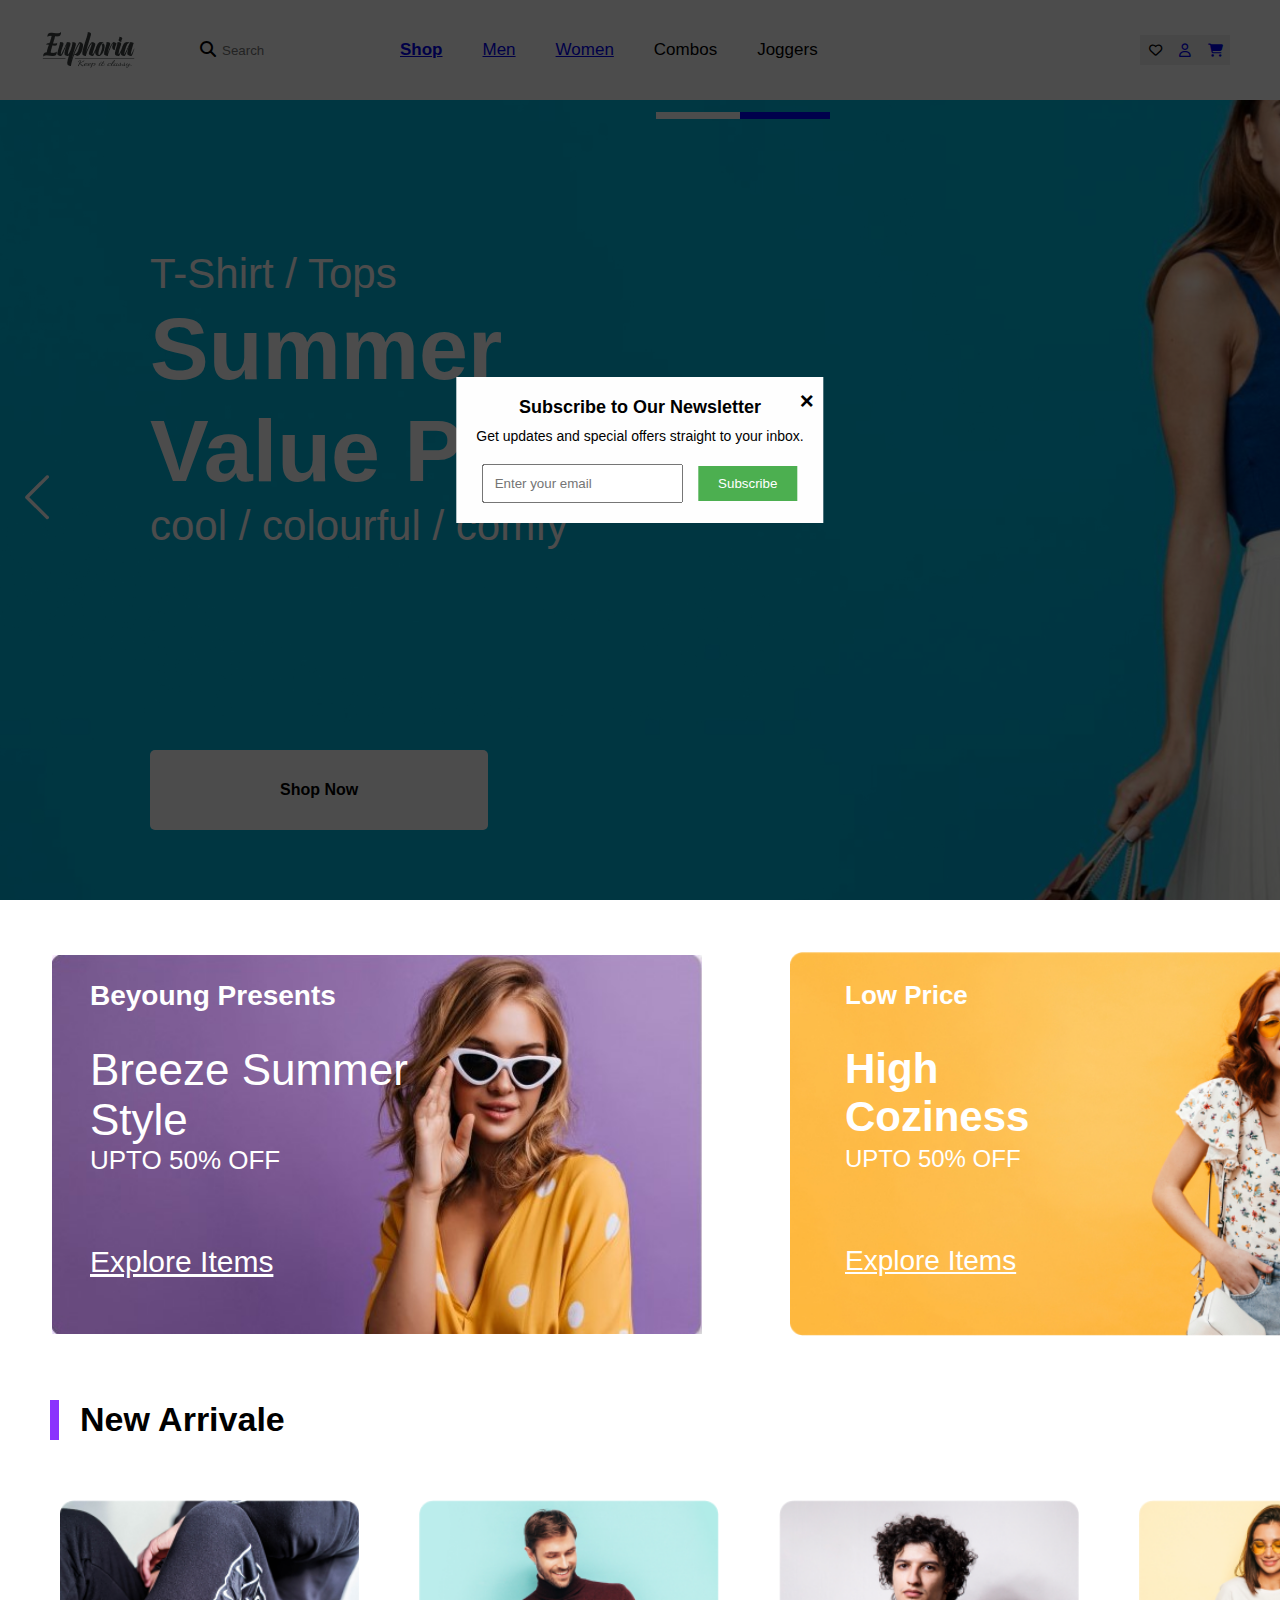
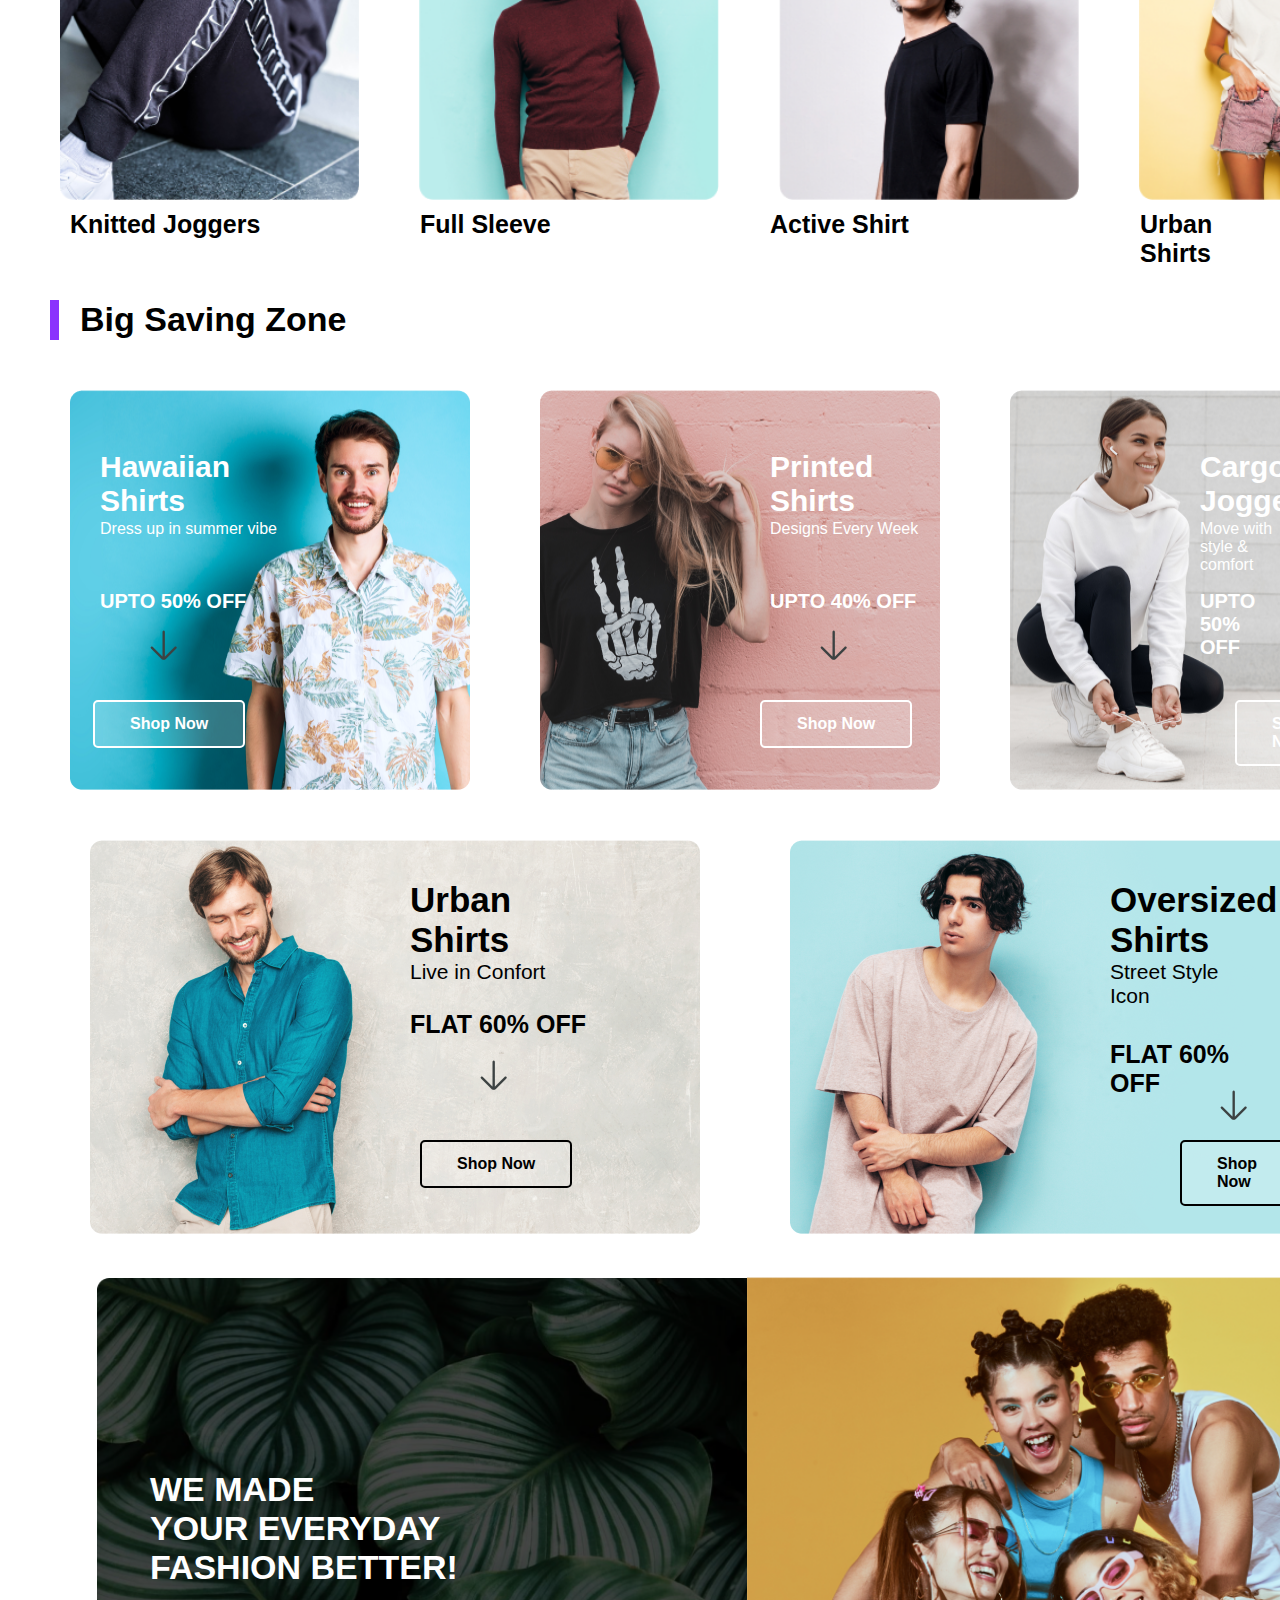
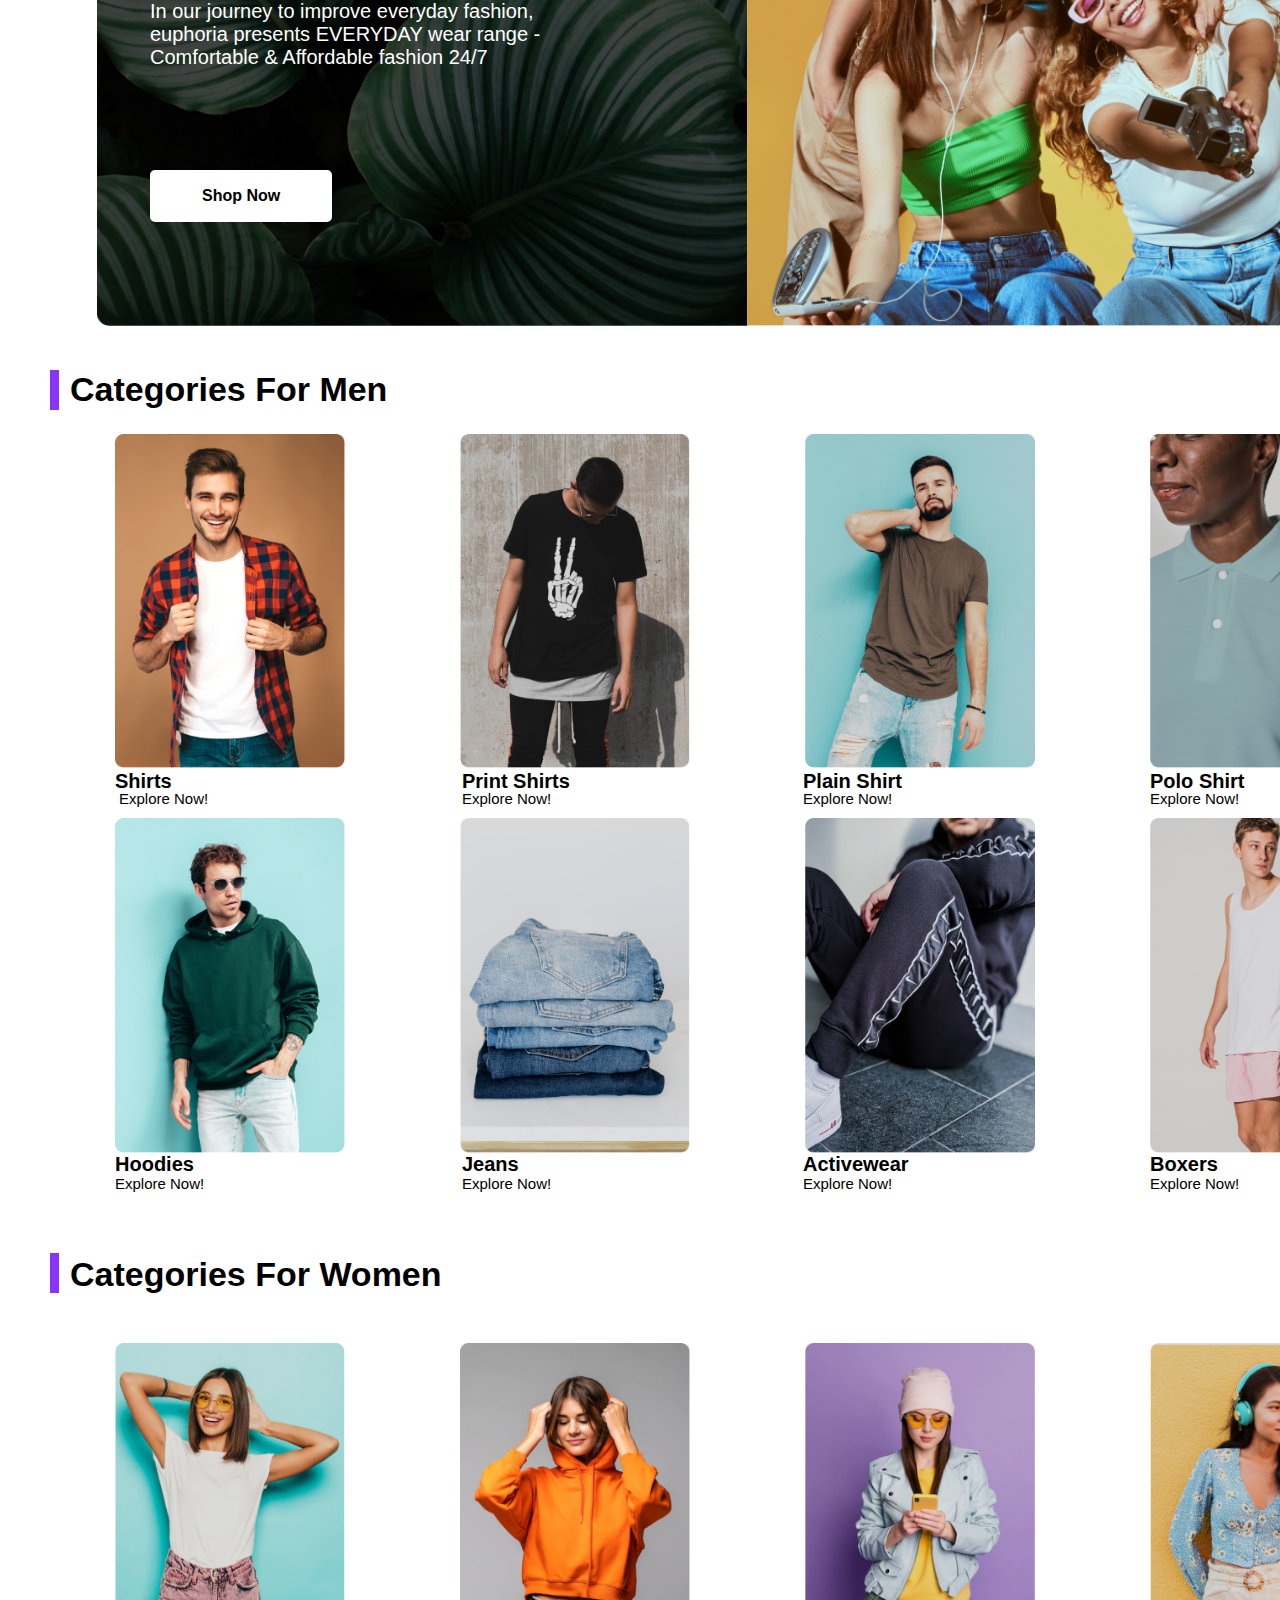
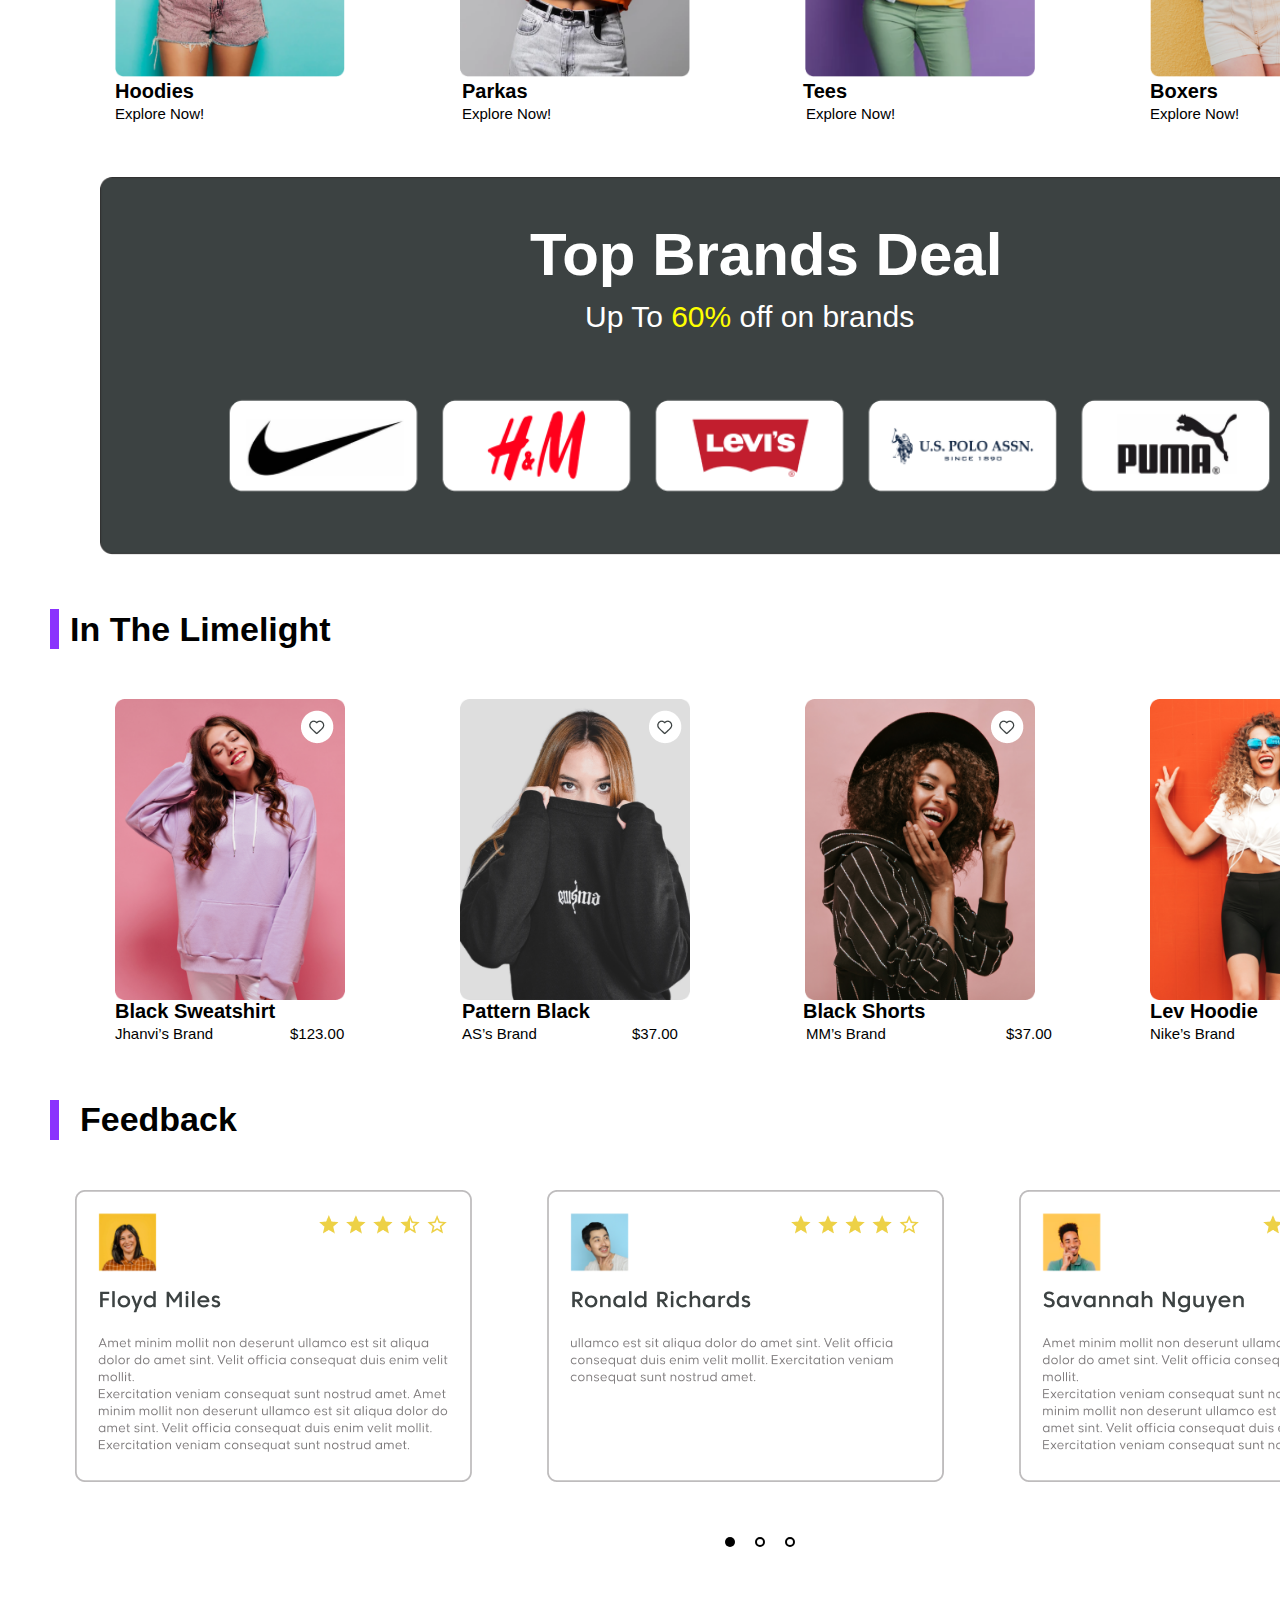
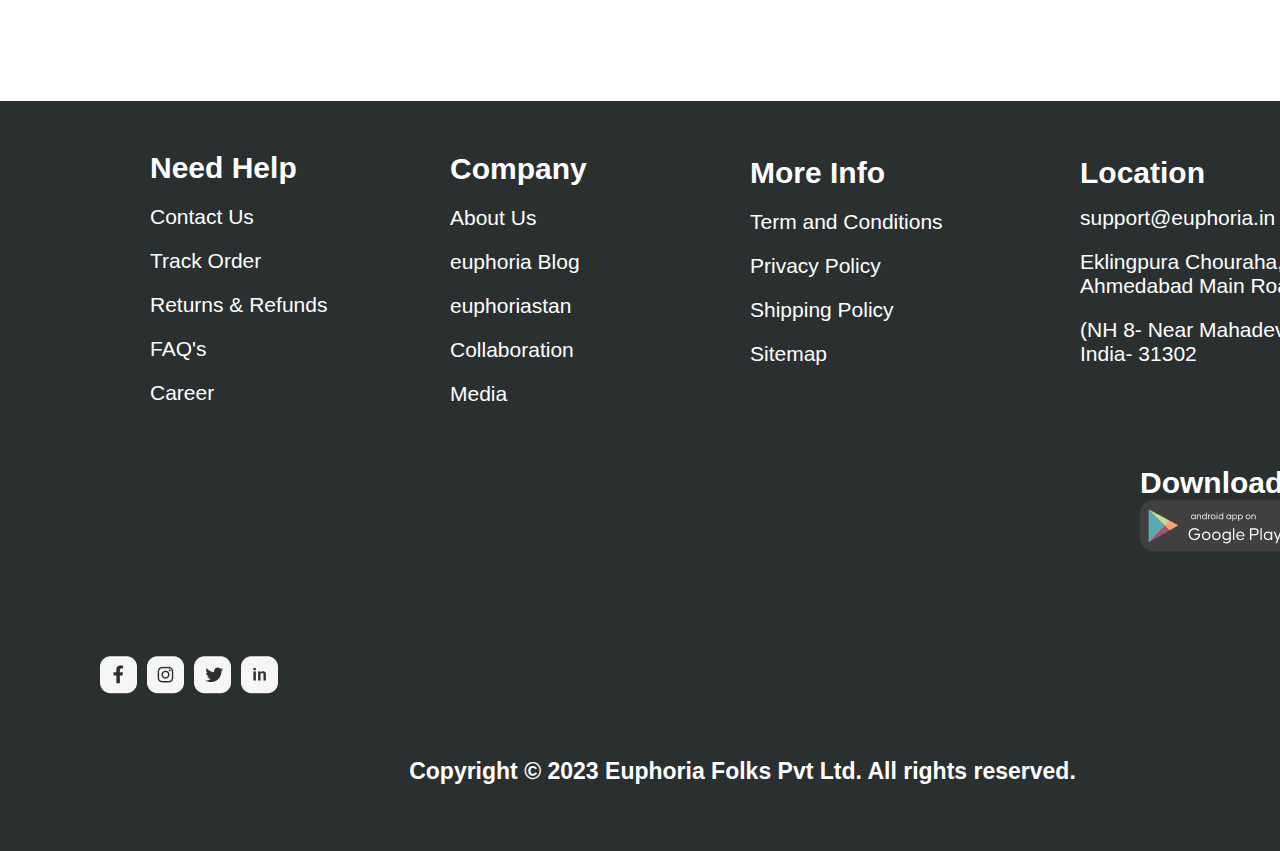
<file: index.html>
<!DOCTYPE html>
<head>
    <meta charset="UTF-8">
    <meta name="viewport" content="width=device-width, initial-scale=1.0">
    <title>Sukhoverkhov Main</title>
    <link rel="stylesheet" href="https://cdnjs.cloudflare.com/ajax/libs/font-awesome/6.4.2/css/all.min.css">
    <link rel="stylesheet" type="text/css" href="mobilefirst.css">
	<meta name="google-site-verification" content="pLfK0TShkLqxjuHMv8Cvg5JDzH_-q51HiyIwwWMxC0c" />
</head>
<body>
    <header class="header">
        <div class="content-wrap">
            <nav class="header-menu">
                <div class="logo">
                    <img src="images/taskbar.png" class="eup">
                </div>

                <div class="search-container">
                    <i class="fa-solid fa-magnifying-glass"></i>
                    <input type="text" placeholder="Search">
                </div>

                <div class="button-container">
                    <button class="favorite-button"><i class="fa-regular fa-heart"></i></button>
                    <button class="profile-button"><a href="log-in_page.html"><i class="fa-regular fa-user"></i></a></button>
                    <button class="cart-button"><a href="cart_page.html"><i class="fa-solid fa-cart-shopping"></i></a></button>
                </div>

                <div class="main-menu">
                    <div id='menuIcons' class="main-menu_icons">
                        <i id='iconOpen' class="fa-solid fa-bars"></i>
                        <i id='iconClose' class="fa-solid fa-xmark hide"></i>
                    </div>
                    <ul id='mainMenu' class="menu-list hide">
                        <li><a href="index.html">Shop</a></li>
                        <li><a href="404.html">Men</a></li>
                        <li><a href="women_page.html">Women</a></li>
                        <li>Combos</li>
                        <li>Joggers</li>
                    </ul>
                </div>
            </nav>
        </div>
    </header>
	
	<div class="lighblue-lady">
		<div class="arrows">
			<img src="images/arrowleft.png" class="left-arrow">
			
			<div class="right-arrow-container">
			<img src="images/arrowright.png" class="right-arrow">
			</div>
		</div>
		
		<div class="Shop-Now">
			<a href="#" class="shop-now-button">Shop Now</a>
		</div>
		
		<div class="LadyText">
			<div class="lady-text-1">
				T-Shirt / Tops
			</div>
			<div class="lady-text-2">
				Summer<br> Value Pack
			</div>
			<div class="lady-text-3">
				cool / colourful / comfy
			</div>
		</div>
			<div class="progress-bars">
            <div class="progress-bar active"></div>
            <div class="progress-bar"></div>	
        </div>
	</div>
	
	
	<div class="deals">
		<div class="yellow">
			<img src="images/deal_yellow.jpg" class="deal-yellow">
			<div class="y-text-1">Low Price</div>
			<div class="y-text-2">High<br>Coziness</div>
			<div class="y-text-3">UPTO 50% OFF</div>
			<div class="y-text-4">Explore Items</div>
		</div>

		<div class="purple">
			<img src="images/deal_purple.jpg" class="deal-purple">
			<div class="p-text-1">Beyoung Presents</div>
			<div class="p-text-2">Breeze Summer<br>Style</div>
			<div class="p-text-3">UPTO 50% OFF</div>
			<div class="p-text-4">Explore Items</div>
		</div>
	</div>
	
	<div class="New-Arrivale">
		<div class="new-ar-rectangle"></div>
		<div class="new-ar-rectangle-text">New Arrivale</div>
		<div class = "new-ar-images">
			<img src="images/new-arrival_1.png" class="new-ar-photo-1">
			<div class = "new-ar-text-1"> Knitted Joggers </div>
			<img src="images/new-arrival_2.png" class="new-ar-photo-2">
			<div class = "new-ar-text-2"> Full Sleeve </div>
			<img src="images/new-arrival_3.png" class="new-ar-photo-3">
			<div class = "new-ar-text-3"> Active Shirt </div>
			<img src="images/new-arrival_4.png" class="new-ar-photo-4">
			<div class = "new-ar-text-4"> Urban Shirts </div>
		</div>	
	</div>
	
	<img src="images/arrow-down.png" class="img-arrow-1"> 
	<img src="images/arrow-down.png" class="img-arrow-2"> 
	<img src="images/arrow-down.png" class="img-arrow-3"> 
	<div class="bsz-rectangle"></div>
	<div class="bsz-rectangle-text">Big Saving Zone</div>	
	<div class="big-saving-zone-1">	
		<img src="images/big-saving-zone_1.png" class="bsz-photo-1">
		<div class = "bsz-img1-text-1"> Hawaiian<br>Shirts </div>
		<div class = "bsz-img1-text-2"> Dress up in summer vibe </div>
		<div class = "bsz-img1-text-3"> UPTO 50% OFF </div>
		
		<div class="shop-now-1"> <a href="#" class="shop-now-button-1">Shop Now</a> </div>
		
		<img src="images/big-saving-zone_2.png" class="bsz-photo-2">
		<div class = "bsz-img2-text-1"> Printed<br>Shirts </div>
		<div class = "bsz-img2-text-2"> Designs Every Week </div>
		<div class = "bsz-img2-text-3"> UPTO 40% OFF </div>

		<div class="shop-now-2"> <a href="#" class="shop-now-button-2">Shop Now</a> </div>
		
		<img src="images/big-saving-zone_3.png" class="bsz-photo-3">
		<div class = "bsz-img3-text-1"> Cargo<br>Joggers </div>
		<div class = "bsz-img3-text-2"> Move with style & comfort </div>
		<div class = "bsz-img3-text-3"> UPTO 50% OFF  </div>
		
		<div class="shop-now-3"> <a href="#" class="shop-now-button-3">Shop Now</a> </div>
	</div>
	<img src="images/arrow-down.png" class="img-arrow-4"> 
	<img src="images/arrow-down.png" class="img-arrow-5"> 
	<div class="big-saving-zone-2">	
		<img src="images/big-saving-zone_4.png" class="bsz-photo-4">
		<div class = "bsz-img4-text-1"> Urban<br>Shirts </div>
		<div class = "bsz-img4-text-2"> Live in Confort </div>
		<div class = "bsz-img4-text-3"> FLAT 60% OFF </div>

		<img src="images/big-saving-zone_5.png" class="bsz-photo-5">
		<div class = "bsz-img5-text-1"> Oversized<br>Shirts </div>
		<div class = "bsz-img5-text-2"> Street Style Icon </div>
		<div class = "bsz-img5-text-3"> FLAT 60% OFF  </div>
	</div>
	<div class = "shop-now_pc">
		<div class="shop-now-1_pc"> <a href="#" class="shop-now-button-1_pc">Shop Now</a> </div>
		<div class="shop-now-2_pc"> <a href="#" class="shop-now-button-2_pc">Shop Now</a> </div>
		<div class="shop-now-3_pc"> <a href="#" class="shop-now-button-3_pc">Shop Now</a> </div>
		<div class="shop-now-4"> <a href="#" class="shop-now-button-4">Shop Now</a> </div>
		<div class="shop-now-5"> <a href="#" class="shop-now-button-5">Shop Now</a> </div>
	</div>
	
	<div class="fashion-better">
		<div class="fashion-better-img">
			<img src="images/Better_Fashion_1.png" class="fashion-better-img_1"> 
			<img src="images/Better_Fashion_2.png" class="fashion-better-img_2"> 	
		</div>
		<div class = "fashion-text-1"> WE MADE<br>YOUR EVERYDAY<br>FASHION BETTER! </div>
		<div class = "fashion-text-2"> In our journey to improve everyday fashion,<br> euphoria presents EVERYDAY wear range - <br>Comfortable & Affordable fashion 24/7 </div>
		<a href="#" class="shop-now-fashion-better">Shop Now</a> 	
	</div>
	
		<div class="men-rectangle"></div>		
		<div class="men-text">Categories For Men</div>
	<div class="сategories-for-men-1">	
		<img src="images/Men_1.png" class="men-photo-1">
		<img src="images/arrow_1.png" class="men-arrow-1">
		<div class = "men_1-text-1"> Shirts</div>
		<div class = "men_1-text-2"> Explore Now! </div>
		<img src="images/Men_2.png" class="men-photo-2">
		<img src="images/arrow_1.png" class="men-arrow-2">
		<div class = "men_2-text-1"> Print Shirts</div>
		<div class = "men_2-text-2"> Explore Now! </div>
		<img src="images/Men_3.png" class="men-photo-3">
		<img src="images/arrow_1.png" class="men-arrow-3">
		<div class = "men_3-text-1"> Plain Shirt </div>
		<div class = "men_3-text-2"> Explore Now! </div>
		<img src="images/Men_4.png" class="men-photo-4">
		<img src="images/arrow_1.png" class="men-arrow-4">
		<div class = "men_4-text-1"> Polo Shirt</div>
		<div class = "men_4-text-2"> Explore Now! </div>
	</div>
	<div class="сategories-for-men-2">
		<img src="images/Men_5.png" class="men-photo-5">
		<img src="images/arrow_1.png" class="men-arrow-5">
		<div class = "men_5-text-1"> Hoodies </div>
		<div class = "men_5-text-2"> Explore Now! </div>
		<img src="images/Men_6.png" class="men-photo-6">
		<img src="images/arrow_1.png" class="men-arrow-6">
		<div class = "men_6-text-1"> Jeans</div>
		<div class = "men_6-text-2"> Explore Now! </div>
		<img src="images/Men_7.png" class="men-photo-7">
		<img src="images/arrow_1.png" class="men-arrow-7">
		<div class = "men_7-text-1"> Activewear</div>
		<div class = "men_7-text-2"> Explore Now! </div>
		<img src="images/Men_8.png" class="men-photo-8">
		<img src="images/arrow_1.png" class="men-arrow-8">
		<div class = "men_8-text-1"> Boxers</div>
		<div class = "men_8-text-2"> Explore Now! </div>
	</div>
	
		<div class="women-rectangle"></div>		
		<div class="women-text">Categories For Women</div>
	<div class="сategories-for-women-1">
		<img src="images/Women_1.png" class="women-photo-1">
		<img src="images/arrow_1.png" class="women-arrow-1">
		<div class = "women_1-text-1"> Hoodies </div>
		<div class = "women_1-text-2"> Explore Now! </div>
		<img src="images/Women_2.png" class="women-photo-2">
		<img src="images/arrow_1.png" class="women-arrow-2">
		<div class = "women_2-text-1"> Parkas</div>
		<div class = "women_2-text-2"> Explore Now! </div>
		<img src="images/Women_3.png" class="women-photo-3">
		<img src="images/arrow_1.png" class="women-arrow-3">
		<div class = "women_3-text-1"> Tees</div>
		<div class = "women_3-text-2"> Explore Now! </div>
		<img src="images/Women_4.png" class="women-photo-4">
		<img src="images/arrow_1.png" class="women-arrow-4">
		<div class = "women_4-text-1"> Boxers</div>
		<div class = "women_4-text-2"> Explore Now! </div>
	</div>
	
	<div class="top-brands-deal">
		<img src="images/TopBrandsDeal.png" class="brand-photo">
		<div class = "brand-text-1">Top Brands Deal </div>
		<div class = "brand-text-2"> Up To <span class="highlight">60%</span> off on brands</div>
	</div>
	
		<div class="limelight-rectangle"></div>		
		<div class="limelight-text">In The Limelight</div>
	<div class="in_the_limelight">
		<img src="images/heart.png" class="limelight-heart-1">
		<img src="images/Limelight_1.png" class="limelight-photo-1">
		<div class = "limelight_1-text-1"> Black Sweatshirt </div>
		<div class = "limelight_1-text-2"> Jhanvi’s Brand </div>
		<div class = "limelight_1-text-3"> $123.00 </div>
		<img src="images/heart.png" class="limelight-heart-2">
		<img src="images/Limelight_2.png" class="limelight-photo-2">
		<div class = "limelight_2-text-1"> Pattern Black </div>
		<div class = "limelight_2-text-2"> AS’s Brand </div>
		<div class = "limelight_2-text-3"> $37.00 </div>
		<img src="images/heart.png" class="limelight-heart-3">
		<img src="images/Limelight_3.png" class="limelight-photo-3">
		<div class = "limelight_3-text-1"> Black Shorts </div>
		<div class = "limelight_3-text-2"> MM’s Brand </div>
		<div class = "limelight_3-text-3"> $37.00 </div>
		<img src="images/heart.png" class="limelight-heart-4">
		<img src="images/Limelight_4.png" class="limelight-photo-4">
		<div class = "limelight_4-text-1"> Lev Hoodie </div>
		<div class = "limelight_4-text-2"> Nike’s Brand </div>
		<div class = "limelight_4-text-3"> $119.00 </div>
	</div>
	
	<div class="feedback-text">Feedback</div>
	<div class="feedback-rectangle"></div>

	<div class="feedback">
		<img src="images/Card01.png" class="feedback-photo-1">
		<img src="images/Card02.png" class="feedback-photo-2">
		<img src="images/Card03.png" class="feedback-photo-3"> 
	</div>
	
	<div class="circle-container">
		<div class="circle one"></div>
		<div class="circle two"></div>
		<div class="circle three"></div>
	</div>
	
	<div class="grey-end"> 
		<div class = "grey">
			<div class="grey-end-text"> 
				<div class = "need-help">
					<div class = "grey-text-1"> Need Help </div>
					<div class = "grey-text-2"> Contact Us </div>
					<div class = "grey-text-3"> Track Order </div>
					<div class = "grey-text-4"> Returns & Refunds </div>
					<div class = "grey-text-5"> FAQ's </div>
					<div class = "grey-text-6"> Career </div>
				</div>
				<div class = "company">
					<div class = "grey-text-7"> Company </div>
					<div class = "grey-text-8"> About Us </div>
					<div class = "grey-text-9"> euphoria Blog </div>
					<div class = "grey-text-10"> euphoriastan </div>
					<div class = "grey-text-11"> Collaboration </div>
					<div class = "grey-text-12"> Media </div>
				</div>
				<div class = "more-info">
					<div class = "grey-text-13"> More Info </div>
					<div class = "grey-text-14"> Term and Conditions </div>
					<div class = "grey-text-15"> Privacy Policy </div>
					<div class = "grey-text-16"> Shipping Policy </div>
					<div class = "grey-text-17"> Sitemap </div>
				</div>
				<div class = "location">
					<div class = "grey-text-18"> Location </div>
					<div class = "grey-text-19"> support@euphoria.in </div>
					<div class = "grey-text-20"> Eklingpura Chouraha, <br>Ahmedabad Main Road </div>
					<div class = "grey-text-21"> (NH 8- Near Mahadev Hotel) Udaipur, <br>India- 31302 </div>
				</div>
			</div>
		<div class = "app">
			<div class = "grey-text-22"> Download The App </div>
			<img src="images/google.png" class="grey-picture-1">
			<img src="images/iphone.png" class="grey-picture-2">
		</div>
			<img src="images/soc-media.png" class="grey-picture-3"> 
			<div class = "grey-text-23"> Copyright © 2023 Euphoria Folks Pvt Ltd. All rights reserved.  </div>
		</div>
	</div>
	
	<div id="myModal" class="modal">
		<div class="modal-content">
		  <span class="close" id="closeModalBtn">&times;</span>
		  <h2 class="modal-title">Subscribe to Our Newsletter</h2>
		  <p class="modal-text">Get updates and special offers straight to your inbox.</p>
		  <form class="modal-form" id="subscribeForm">
			<input type="email" class="modal-input" placeholder="Enter your email" required>
			<button type="submit" class="modal-button">Subscribe</button>
		  </form>
		</div>
	</div>
	  

	<script src="https://unpkg.com/swiper/swiper-bundle.min.js"></script>	
	<script src='scripts/swiper_up_sukhoverkhov.js'></script>
	<script src='scripts/modal_sukhoverkhov.js'></script>
    <script src='scripts/script_sukhoverkhov.js'></script>
</body>
</html>
</file>
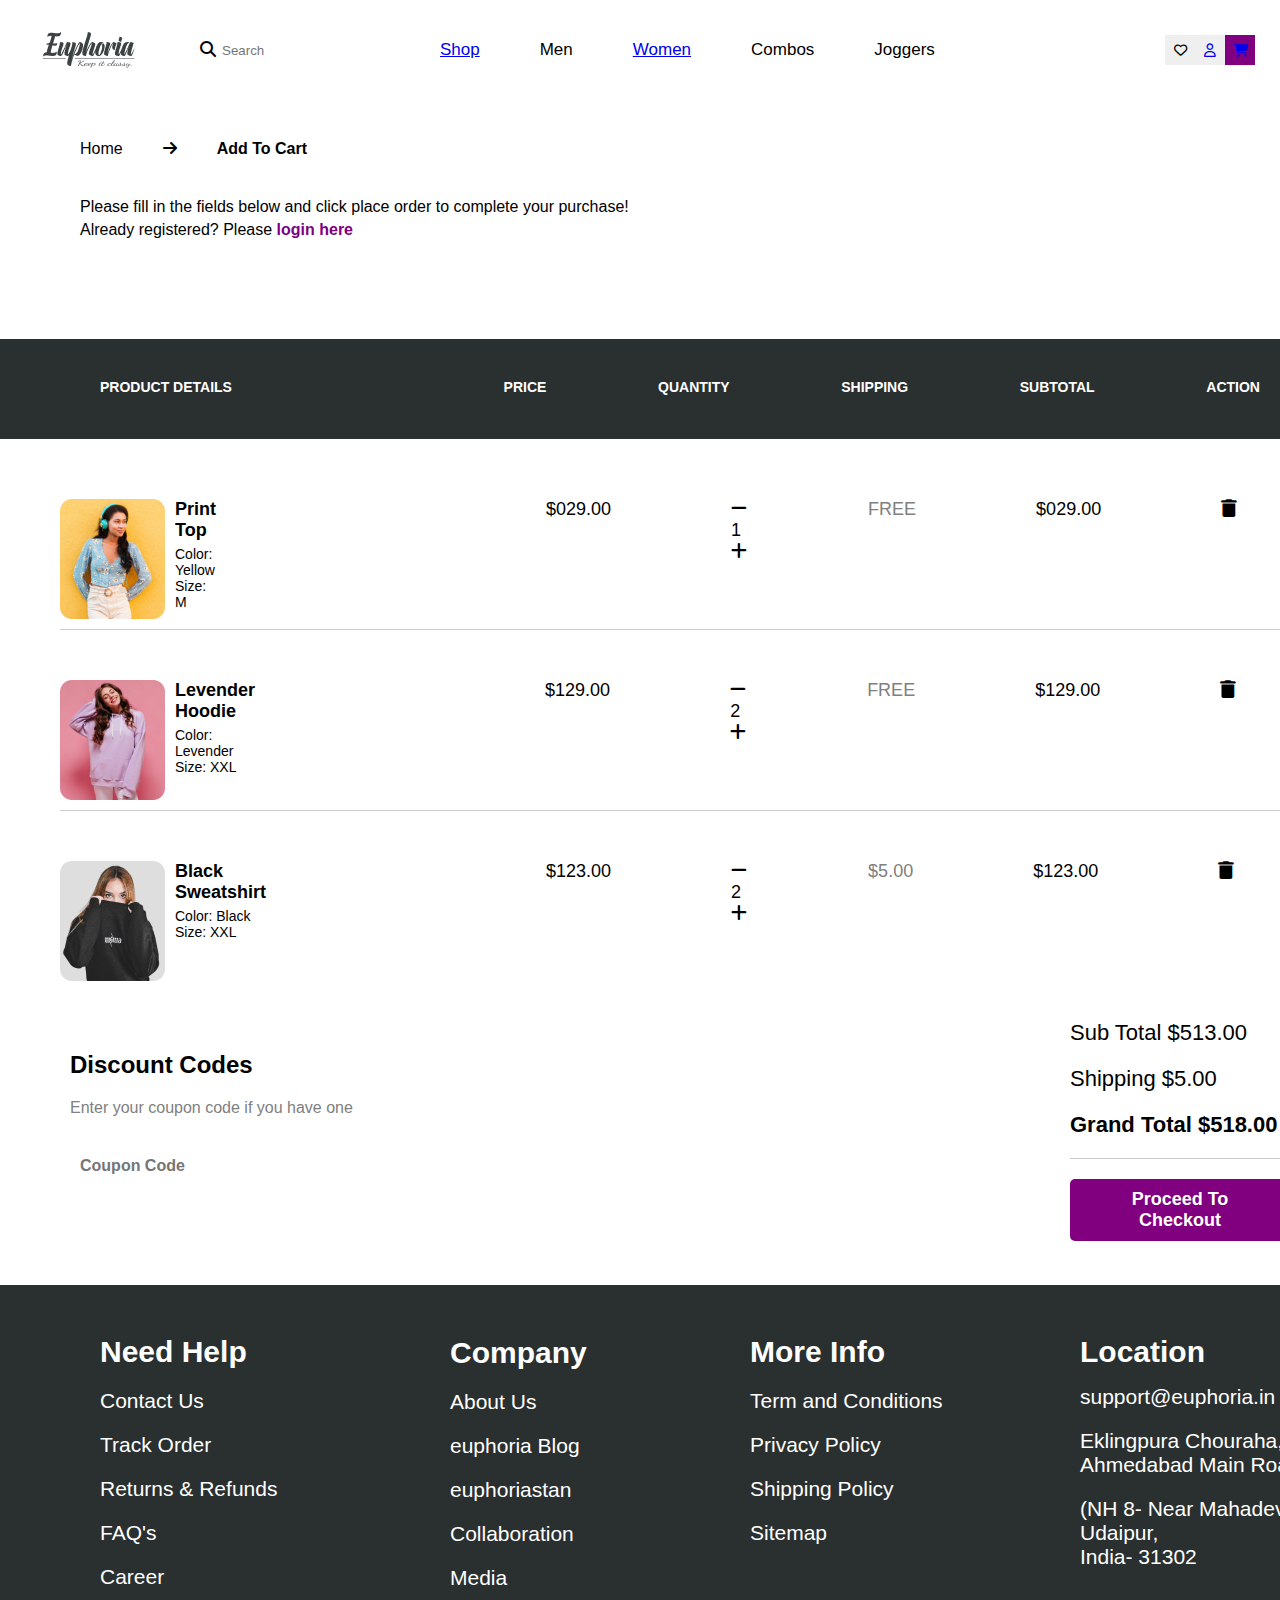
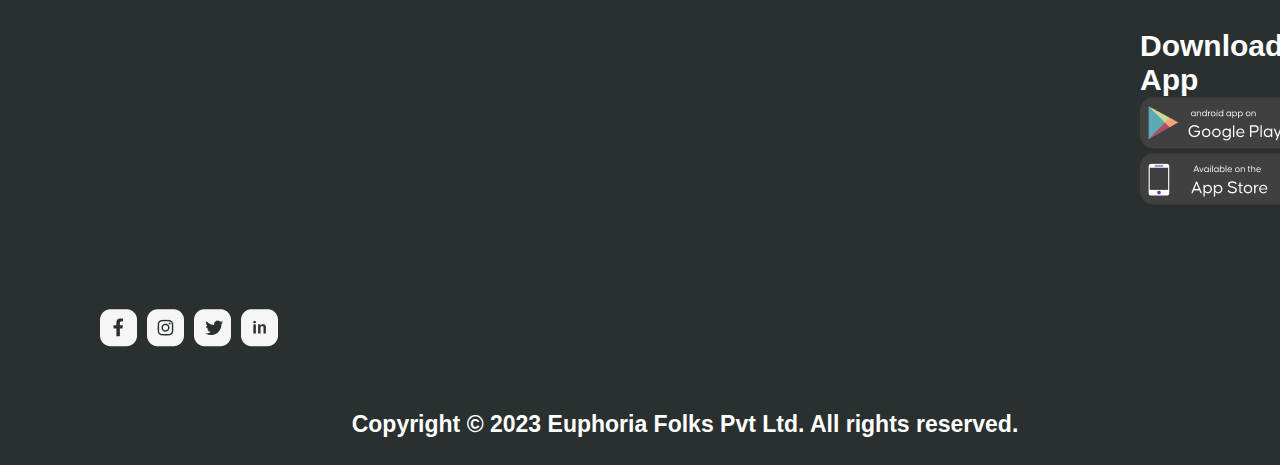
<file: cart_page.html>
<!DOCTYPE html>
<head>
    <meta charset="UTF-8">
    <meta name="viewport" content="width=device-width, initial-scale=1.0">
    <title>Sukhoverkhov Cart</title>
    <link rel="stylesheet" href="https://cdnjs.cloudflare.com/ajax/libs/font-awesome/6.4.2/css/all.min.css">
    <link rel="stylesheet" type="text/css" href="mobilefirst_2.css">
</head>
<body>
    <header class="header">
        <div class="content-wrap">
            <nav class="header-menu">
                <div class="logo">
                    <img src="images/taskbar.png" class="eup">
                </div>

                <div class="search-container">
                    <i class="fa-solid fa-magnifying-glass"></i>
                    <input type="text" placeholder="Search">
                </div>

                <div class="button-container">
                    <button class="favorite-button"><i class="fa-regular fa-heart"></i></button>
					<button class="profile-button"><a href="log-in_page.html"><i class="fa-regular fa-user"></i></a></button>
                    <button class="cart-button"><a href="cart_page.html"><i class="fa-solid fa-cart-shopping"></i></a></button>
                </div>

                <div class="main-menu">
                    <div id='menuIcons' class="main-menu_icons">
                        <i id='iconOpen' class="fa-solid fa-bars"></i>
                        <i id='iconClose' class="fa-solid fa-xmark hide"></i>
                    </div>
                    <ul id='mainMenu' class="menu-list hide">
                        <li><a href="index.html">Shop</a></li>
                        <li>Men</li>
                        <li><a href="women_page.html">Women</a></li>
                        <li>Combos</li>
                        <li>Joggers</li>
                    </ul>
                </div>
            </nav>
        </div>
    </header>
	
	<div class="add-to-cart-button">
       <div class="add_cart-text-1">
			Home
		</div>
		<div class="add_cart-arrow">
			<i class="fa-solid fa-arrow-right"></i>
		</div>
		<div class="add_cart-text-2">
			Add To Cart
		</div>
    </div>
	
	<div class = "login-text">
		<div class = "login-text-1">
			Please fill in the fields below and click place order to complete your purchase!
		</div>
		<div class = "login-text-2">
			Already registered? Please <span class="highlight">login here</span>
		</div>
	</div>
	
	<div class="cart-header"> 
		<div class="header-menu-text">
			<div class="header-menu-text-1">PRODUCT DETAILS</div>
			<div class="header-menu-text-2">PRICE</div>
			<div class="header-menu-text-3">QUANTITY</div>
			<div class="header-menu-text-4">SHIPPING</div>
			<div class="header-menu-text-5">SUBTOTAL</div>
			<div class="header-menu-text-6">ACTION</div>
		</div>
	</div>
	
	<div class="cart-elements"> 
		<div class="cart-img">
			<div class="cart-elements-1"> 
				<img src="images/cart_1.png" class="cart-img3">
				<div class="cart-text">
					<p class="cart-element1-text1">Print<br>Top</p>
					<p class="cart-element1-text2">Color: Yellow</p>
					<p class="cart-element1-text3">Size: M</p>
				</div>
				<div class="cart-info1">
					<p class="cart-price1">$029.00</p>
					<p class="cart-quantity1"><i class="fa-solid fa-minus"></i>1<i class="fa-solid fa-plus"></i></p>
					<p class="cart-shipping1">FREE</p>
					<p class="cart-subtotall">$029.00</p>
					<p class="cart-action1"><i class="fa-solid fa-trash"></i></p>
				</div>
			</div>
			<div class="cart-divider"></div>
			<div class="cart-elements-2"> 
				<img src="images/cart_2.png" class="cart-img3">
				<div class="cart-text">
					<p class="cart-element1-text1">Levender<br>Hoodie</p>
					<p class="cart-element1-text2">Color: Levender</p>
					<p class="cart-element1-text3">Size: XXL</p>
				</div>
				<div class="cart-info2">
					<p class="cart-price2">$129.00</p>
					<p class="cart-quantity2"><i class="fa-solid fa-minus"></i>2<i class="fa-solid fa-plus"></i></p>
					<p class="cart-shipping2">FREE</p>
					<p class="cart-subtotal2">$129.00</p>
					<p class="cart-action2"><i class="fa-solid fa-trash"></i></p>
				</div>	
			</div>
			<div class="cart-divider"></div>
			<div class="cart-elements-3"> 
				<img src="images/cart_3.png" class="cart-img3">
				<div class="cart-text">
					<p class="cart-element3-text1">Black<br>Sweatshirt</p>
					<p class="cart-element3-text2">Color: Black</p>
					<p class="cart-element3-text3">Size: XXL</p>
				</div>
				<div class="cart-info3">
					<p class="cart-price3">$123.00</p>
					<p class="cart-quantity3"><i class="fa-solid fa-minus"></i>2<i class="fa-solid fa-plus"></i></p>
					<p class="cart-shipping3">$5.00</p>
					<p class="cart-subtotal3">$123.00</p>
					<p class="cart-action3"><i class="fa-solid fa-trash"></i></p>
				</div>
			</div>
		</div>
	</div>
	
	<div class = "coupon-cart">
		<div class="discount-code">Discount Codes</div>
		<div class="coupon-text">Enter your coupon code if you have one</div>
		<input type="text" class="coupon-input" placeholder="Coupon Code">
	</div>
	
	<div class = "cost-cart">
		<div class="subtotal">Sub Total $513.00</div>
		<div class="shipping">Shipping $5.00</div>
		<div class="grand-total">Grand Total $518.00</div>
		<div class="divider"></div>
		<button class="checkout-button">Proceed To Checkout</button>
	</div>
	
	<div class="grey-end"> 
		<div class = "grey">
			<div class="grey-end-text"> 
				<div class = "need-help">
					<div class = "grey-text-1"> Need Help </div>
					<div class = "grey-text-2"> Contact Us </div>
					<div class = "grey-text-3"> Track Order </div>
					<div class = "grey-text-4"> Returns & Refunds </div>
					<div class = "grey-text-5"> FAQ's </div>
					<div class = "grey-text-6"> Career </div>
				</div>
				<div class = "company">
					<div class = "grey-text-7"> Company </div>
					<div class = "grey-text-8"> About Us </div>
					<div class = "grey-text-9"> euphoria Blog </div>
					<div class = "grey-text-10"> euphoriastan </div>
					<div class = "grey-text-11"> Collaboration </div>
					<div class = "grey-text-12"> Media </div>
				</div>
				<div class = "more-info">
					<div class = "grey-text-13"> More Info </div>
					<div class = "grey-text-14"> Term and Conditions </div>
					<div class = "grey-text-15"> Privacy Policy </div>
					<div class = "grey-text-16"> Shipping Policy </div>
					<div class = "grey-text-17"> Sitemap </div>
				</div>
				<div class = "location">
					<div class = "grey-text-18"> Location </div>
					<div class = "grey-text-19"> support@euphoria.in </div>
					<div class = "grey-text-20"> Eklingpura Chouraha, <br>Ahmedabad Main Road </div>
					<div class = "grey-text-21"> (NH 8- Near Mahadev Hotel) Udaipur, <br>India- 31302 </div>
				</div>
			</div>
		<div class = "app">
			<div class = "grey-text-22"> Download The App </div>
			<img src="images/google.png" class="grey-picture-1">
			<img src="images/iphone.png" class="grey-picture-2">
		</div>
			<img src="images/soc-media.png" class="grey-picture-3"> 
			<div class = "grey-text-23"> Copyright © 2023 Euphoria Folks Pvt Ltd. All rights reserved.  </div>
		</div>
	</div>
	
	<script src='scripts/swiper_up_sukhoverkhov.js'></script>
	<script src='scripts/script_sukhoverkhov.js'></script>
</body>
</html>
</file>
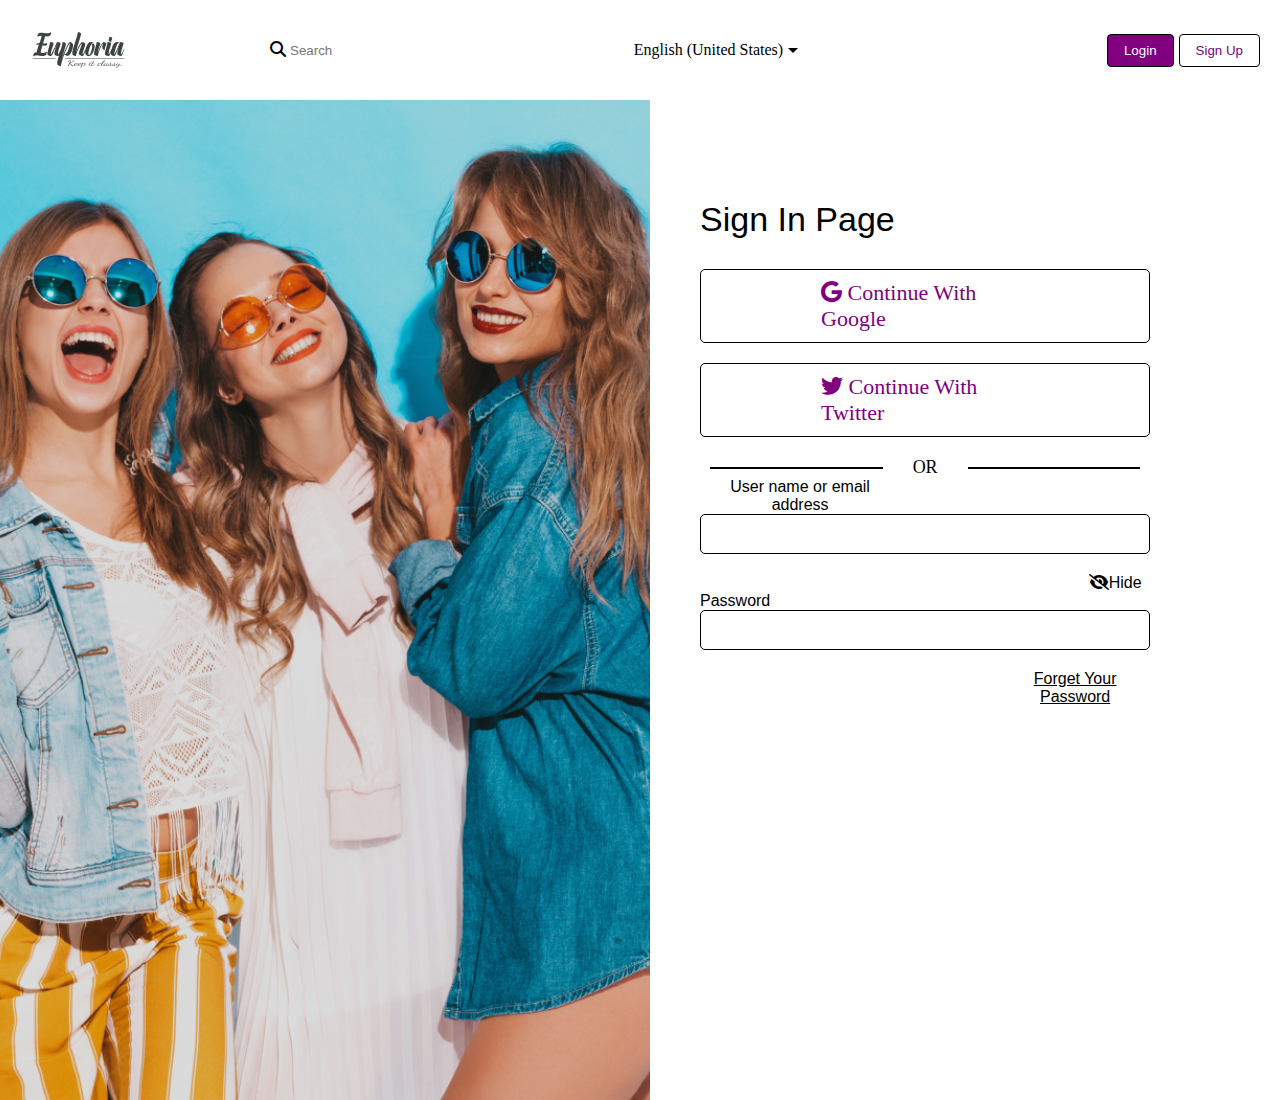
<file: log-in_page.html>
<!DOCTYPE html>
<head>
    <meta charset="UTF-8">
    <meta name="viewport" content="width=device-width, initial-scale=1.0">
    <title>Sukhoverkhov MobileFirst</title>
    <link rel="stylesheet" href="https://cdnjs.cloudflare.com/ajax/libs/font-awesome/6.4.2/css/all.min.css">
    <link rel="stylesheet" type="text/css" href="mobilefirst_1.css">
</head>
<body>
    <header class="header">
        <div class="content-wrap">
            <nav class="header-menu">
                <div class="logo">
                    <img src="images/taskbar.png" class="eup">
                </div>

                <div class="search-container">
                    <i class="fa-solid fa-magnifying-glass"></i>
                    <input type="text" placeholder="Search">
                </div>
				
				  <div class="language-container">
					<div class="language">
						English (United States)
						<span class="arrow-down"></span>
					</div>
				</div>

				<div class="buttons">
					<button class="login-button">
						Login
					</button>
					<button class="signup-button">
						Sign Up
					</button>
				</div>
            </nav>
        </div>
    </header>
	
	<div class="sign-in">
    <div class="sign-text">Sign In Page</div>
    <div class="button-container">
        <div class="google"><a href="#" class="google-button"><i class="fa-brands fa-google"></i> Continue With Google</a></div>
        <div class="twitter"><a href="#" class="twitter-button"><i class="fa-brands fa-twitter"></i> Continue With Twitter </a></div>
    </div>
    <div class="separator-container">
        <div class="line"></div>
        <div class="or">OR</div>
        <div class="line"></div>
    </div>
	<div class = "log-in">
		<div class="Name">
			<div class="name-text">User name or email address</div>
			<input type="text" class = "name-input">
		</div>
		
		<div class="Password">
			<div class="password-text-2"><i class="fa-solid fa-eye-slash"></i>Hide</div>
			<div class="password-text-1">Password</div>
			<input type="text" class = "password-input">
			<div class="password-text-3">Forget Your Password</div>
		</div>
	</div>
	</div>
	
	<div class = "main-img"></div>
	
	<script src='scripts/swiper_up_sukhoverkhov.js'></script>
</body>
</html>
</file>
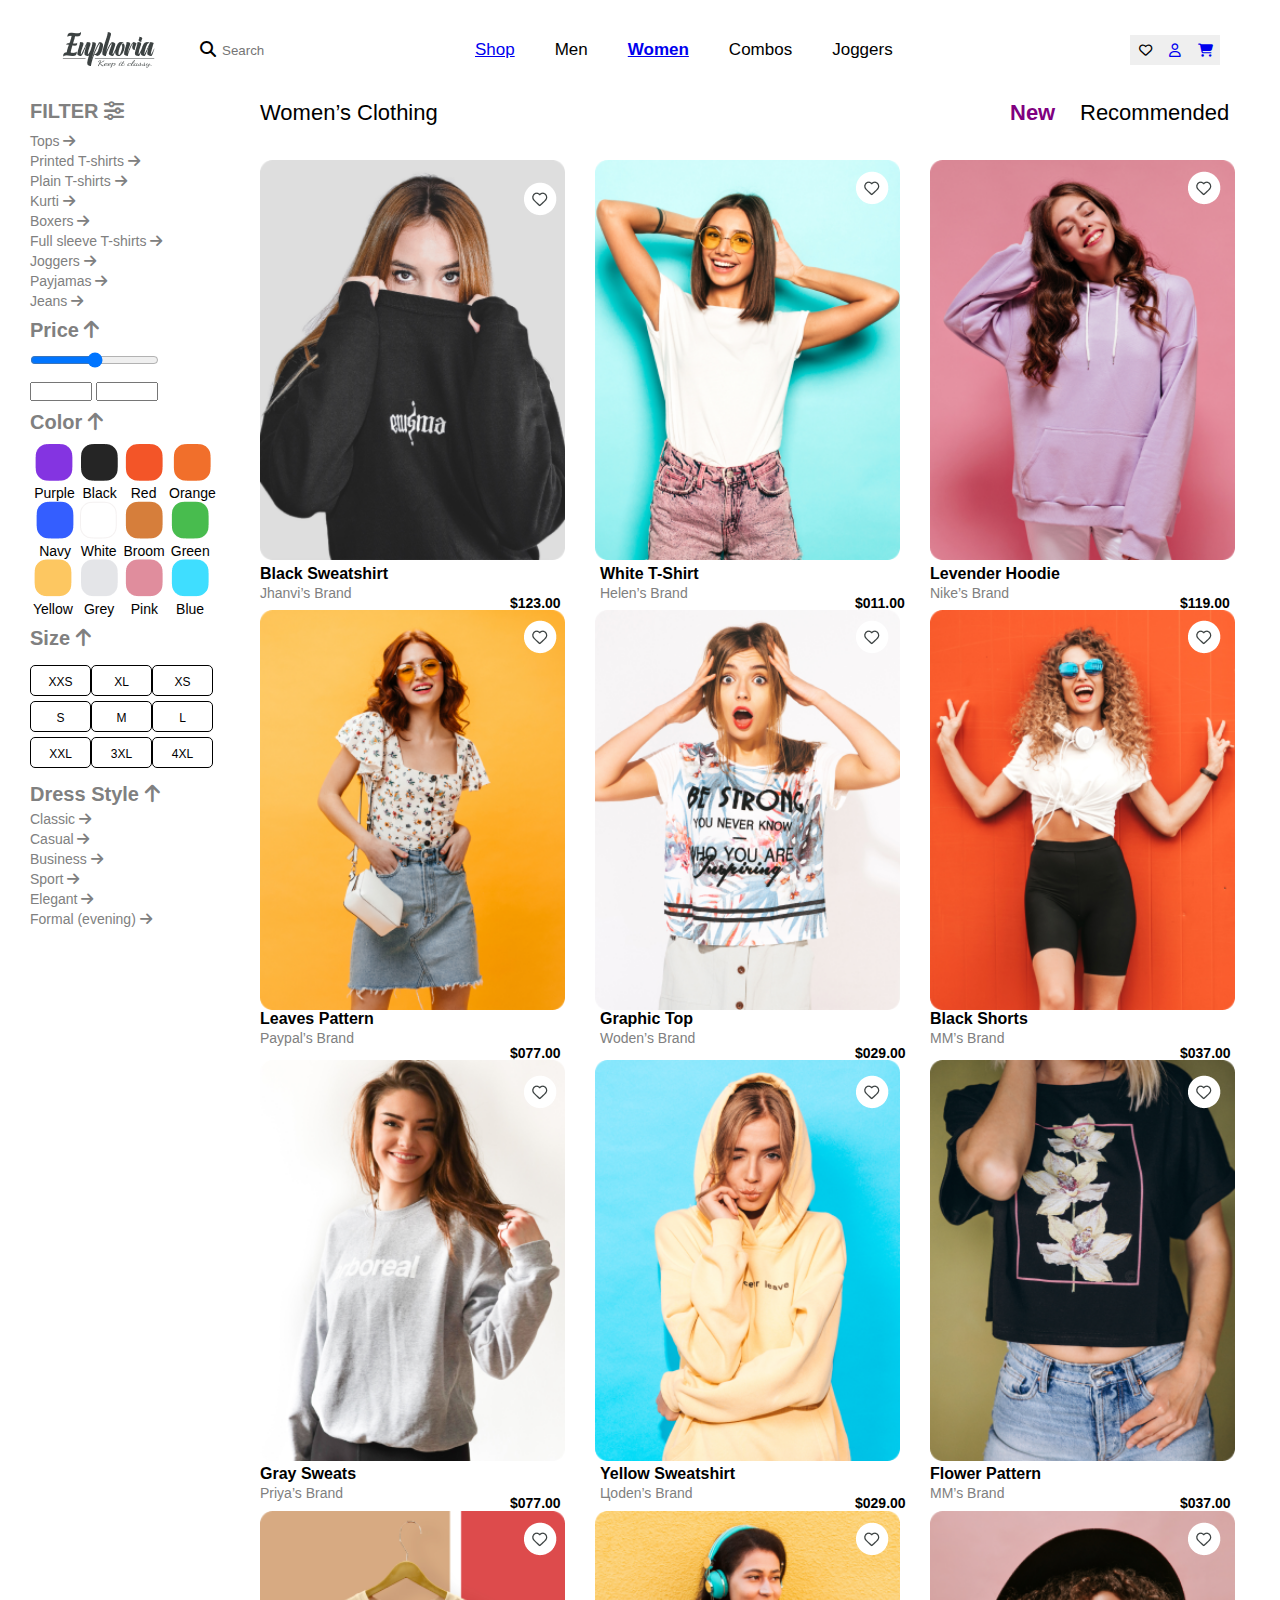
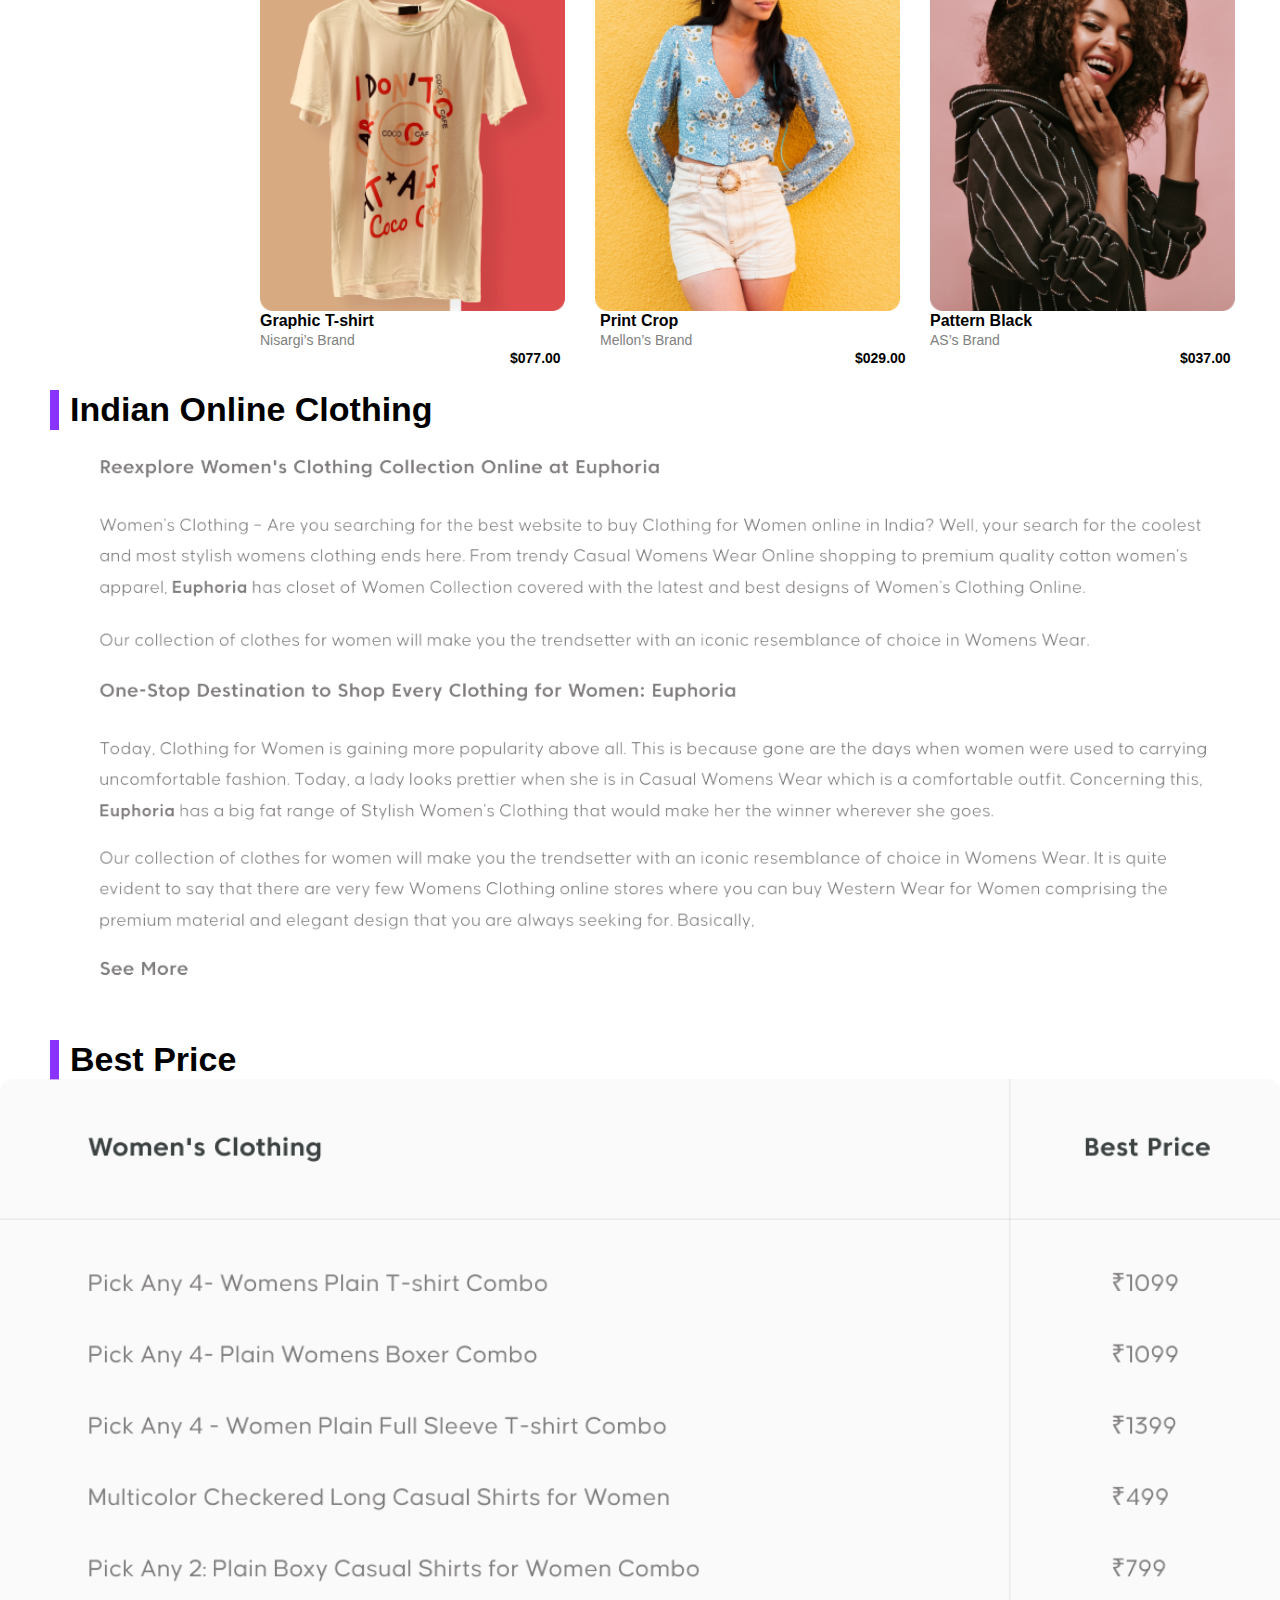
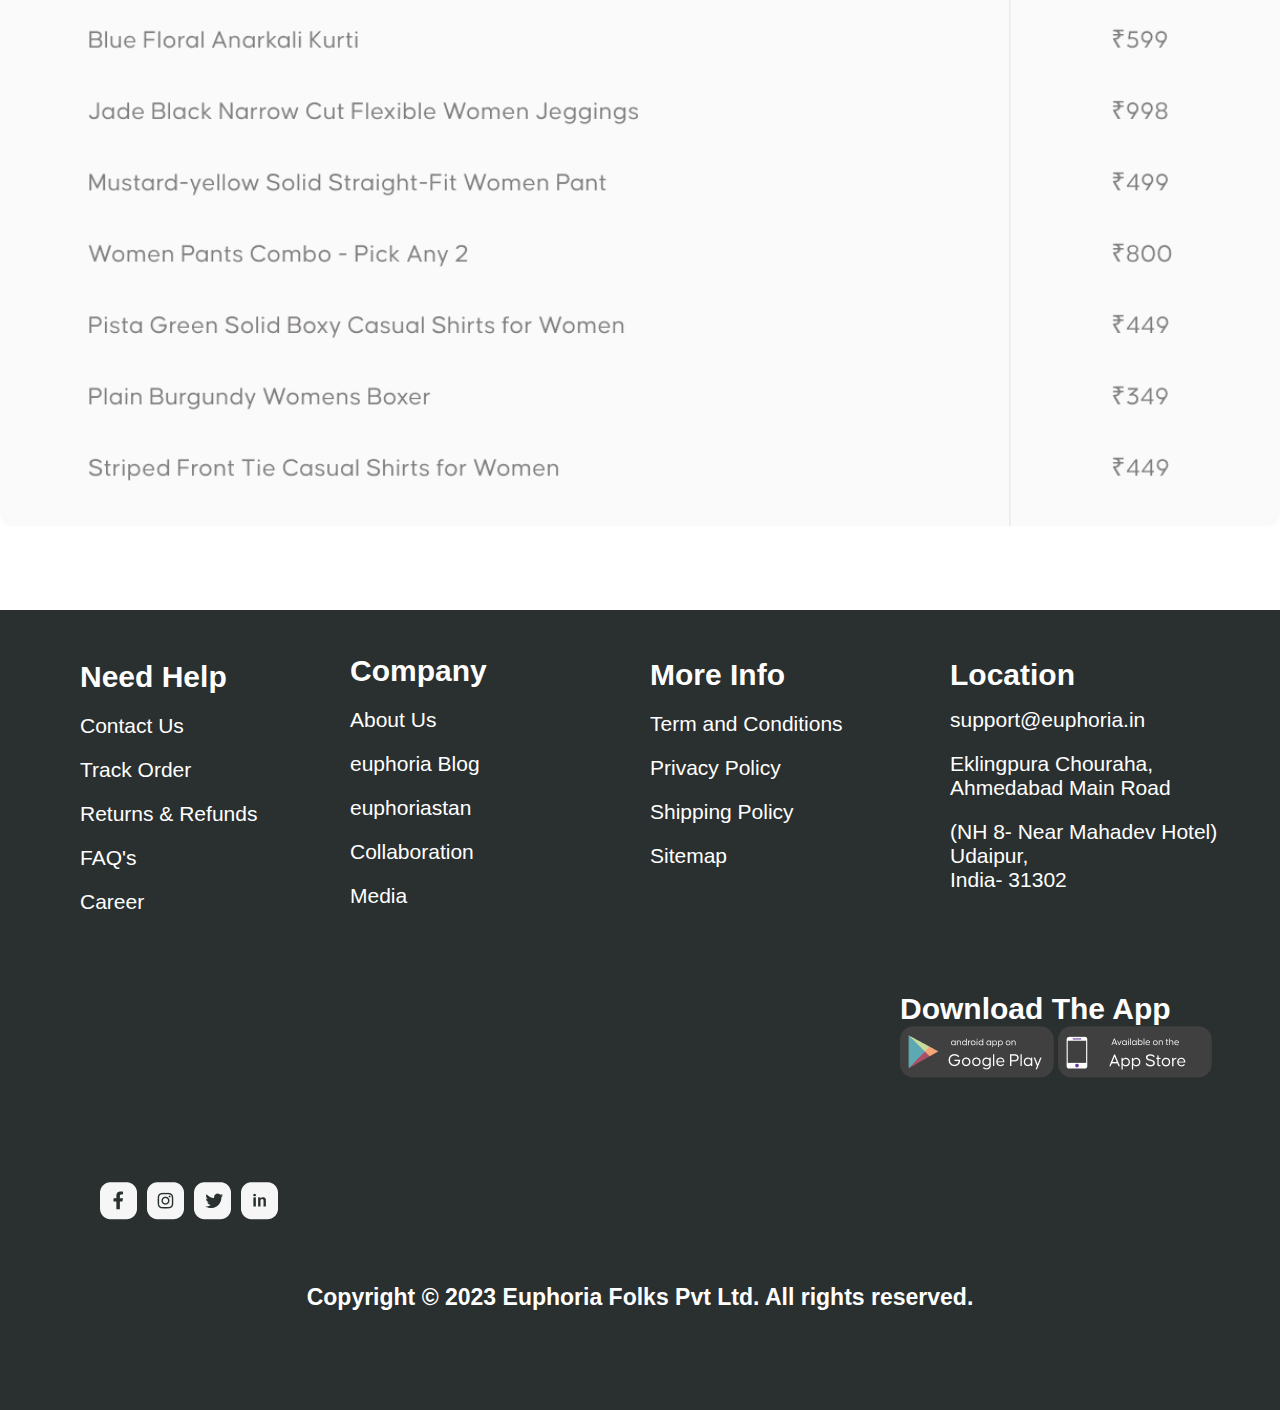
<file: women_page.html>
<!DOCTYPE html>
<head>
    <meta charset="UTF-8">
    <meta name="viewport" content="width=device-width, initial-scale=1.0">
    <title>Sukhoverkhov MobileFirst</title>
    <link rel="stylesheet" href="https://cdnjs.cloudflare.com/ajax/libs/font-awesome/6.4.2/css/all.min.css">
    <link rel="stylesheet" type="text/css" href="mobilefirst_3.css">
</head>
<body>
    <header class="header">
        <div class="content-wrap">
            <nav class="header-menu">
                <div class="logo">
                    <img src="images/taskbar.png" class="eup">
                </div>

                <div class="search-container">
                    <i class="fa-solid fa-magnifying-glass"></i>
                    <input type="text" placeholder="Search">
                </div>

                <div class="button-container">
                    <button class="favorite-button"><i class="fa-regular fa-heart"></i></button>
                    <button class="profile-button"><a href="log-in_page.html"><i class="fa-regular fa-user"></i></a></button>
                    <button class="cart-button"><a href="cart_page.html"><i class="fa-solid fa-cart-shopping"></i></a></button>
                </div>

                <div class="main-menu">
                    <div id='menuIcons' class="main-menu_icons">
                        <i id='iconOpen' class="fa-solid fa-bars"></i>
                        <i id='iconClose' class="fa-solid fa-xmark hide"></i>
                    </div>
                    <ul id='mainMenu' class="menu-list hide">
                        <li><a href="index.html">Shop</a></li>
                        <li>Men</li>
                        <li><a href="women_page.html">Women</a></li>
                        <li>Combos</li>
                        <li>Joggers</li>
                    </ul>
                </div>
            </nav>
        </div>
    </header>
	
	<div class="filter-container">
		<div class = "filter-text"> FILTER <i class="fa-solid fa-sliders"></i> </div>
		<div class = "container-categories">
			<div class = "category1-text"> Tops <i class="fa-solid fa-arrow-right"></i> </div>
			<div class = "category2-text"> Printed T-shirts <i class="fa-solid fa-arrow-right"></i> </div>
			<div class = "category3-text"> Plain T-shirts <i class="fa-solid fa-arrow-right"></i> </div>
			<div class = "category4-text"> Kurti <i class="fa-solid fa-arrow-right"></i> </div>
			<div class = "category5-text"> Boxers <i class="fa-solid fa-arrow-right"></i> </div>
			<div class = "category6-text"> Full sleeve T-shirts <i class="fa-solid fa-arrow-right"></i> </div>
			<div class = "category7-text"> Joggers <i class="fa-solid fa-arrow-right"></i> </div>
			<div class = "category8-text"> Payjamas <i class="fa-solid fa-arrow-right"></i> </div>
			<div class = "category9-text"> Jeans <i class="fa-solid fa-arrow-right"></i> </div>
		</div>
		<div class = "slider-text"> Price <i class="fa-solid fa-arrow-up"></i> </div>
		<div class="slider-container">
		  <input type="range" id="price-range" min="0" max="1000" step="10" value="500">
		</div>
		<div class = "cost-input">
			<input type="text" class="min-cost-input">
			<input type="text" class="max-cost-input">
		</div>
		
		<div class = "color-block">
			<div class = "color-text"> Color <i class="fa-solid fa-arrow-up"></i> </div>
			
			<div class="color-block1">
			  <div class="color-item">
				<img src="images/purple.png" class="purple">
				<div class="purple-text">Purple</div>
			  </div>
			  
			  <div class="color-item">
				<img src="images/black.png" class="black">
				<div class="black-text">Black</div>
			  </div>
			  
			  <div class="color-item">
				<img src="images/red.png" class="red">
				<div class="red-text">Red</div>
			  </div>
			  
			  <div class="color-item">
				<img src="images/orange.png" class="orange">
				<div class="orange-text">Orange</div>
			  </div>
			</div>
	
			<div class = "color-block2">
			  <div class="color-item">
				<img src="images/navy.png" class="navy">
				<div class="navy-text"> Navy </div>
			  </div>
			  
			  <div class="color-item">
				<img src="images/white.png" class="white">
				<div class="white-text">White</div>
			  </div>
			  
			  <div class="color-item">
				<img src="images/broom.png" class="broom">
				<div class="broom-text">Broom</div>
			  </div>
			  
			  <div class="color-item">
				<img src="images/green.png" class="green">
				<div class="green-text">Green</div>
			  </div>
			</div>
			
			<div class = "color-block3">
			  <div class="color-item">
				<img src="images/yellow.png" class="yellow">
				<div class="yellow-text"> Yellow </div>
			  </div>
			  
			  <div class="color-item">
				<img src="images/grey.png" class="grey">
				<div class="grey-text">Grey</div>
			  </div>
			  
			  <div class="color-item">
				<img src="images/pink.png" class="pink">
				<div class="pink-text">Pink</div>
			  </div>
			  
			  <div class="color-item">
				<img src="images/blue.png" class="blue">
				<div class="blue-text">Blue</div>
			  </div>
			</div>
		</div>
			
		<div class = "size-block">
			<div class = "size-text"> Size <i class="fa-solid fa-arrow-up"></i> </div>
			
			<div class = "size-button-block1">
				<div class="size-1"> <a href="#" class="size-button-1">XXS</a> </div>
				<div class="size-2"> <a href="#" class="size-button-2">XL</a> </div>
				<div class="size-3"> <a href="#" class="size-button-3">XS</a> </div>
			</div>
			
			<div class = "size-button-block2">
				<div class="size-4"> <a href="#" class="size-button-4">S</a> </div>
				<div class="size-5"> <a href="#" class="size-button-5">M</a> </div>
				<div class="size-6"> <a href="#" class="size-button-6">L</a> </div>
			</div>
			
			<div class = "size-button-block3">
				<div class="size-7"> <a href="#" class="size-button-7">XXL</a> </div>
				<div class="size-8"> <a href="#" class="size-button-8">3XL</a> </div>
				<div class="size-9"> <a href="#" class="size-button-9">4XL</a> </div>
			</div>
		</div>
		
		<div class = "dress-style-block">
			<div class = "dress-style-text"> Dress Style <i class="fa-solid fa-arrow-up"></i> </div>
			
			<div class = "container-dress-style">
				<div class = "dress-style1-text"> Classic <i class="fa-solid fa-arrow-right"></i> </div>
				<div class = "dress-style2-text"> Casual <i class="fa-solid fa-arrow-right"></i> </div>
				<div class = "dress-style3-text"> Business <i class="fa-solid fa-arrow-right"></i> </div>
				<div class = "dress-style4-text"> Sport <i class="fa-solid fa-arrow-right"></i> </div>
				<div class = "dress-style5-text"> Elegant <i class="fa-solid fa-arrow-right"></i> </div>
				<div class = "dress-style6-text"> Formal (evening) <i class="fa-solid fa-arrow-right"></i> </div>
			</div>
		</div>
	</div>

	<div class="clothing-container">
		<div class="top-clothing-container">
			<div class = "women’s-clothing-text"> Women’s Clothing </div>
			<div class = "new-text"> New </div>
			<div class = "recommended-text"> Recommended </div>
		</div>
		
		<div class = "clothing-photo">
			<div class = "clothing-photo-block1">
				<img src="images/women_clothing_1.png" class="clothing-img1">
				<img src="images/heart.png" class="clothing-heart1">
				<div class = "clothing1-text1"> Black Sweatshirt </div>
				<div class = "clothing1-text2"> Jhanvi’s  Brand </div>
				<div class = "clothing1-text3"> $123.00 </div>
				<img src="images/heart.png" class="clothing-heart2">
				<img src="images/women_clothing_2.png" class="clothing-img2">
				<div class = "clothing2-text1"> White T-Shirt </div>
				<div class = "clothing2-text2"> Helen’s  Brand </div>
				<div class = "clothing2-text3"> $011.00 </div>
				<img src="images/heart.png" class="clothing-heart3">
				<img src="images/women_clothing_3.png" class="clothing-img3">			
				<div class = "clothing3-text1"> Levender Hoodie </div>
				<div class = "clothing3-text2"> Nike’s  Brand </div>
				<div class = "clothing3-text3"> $119.00 </div>
			</div>
			<div class = "clothing-photo-block2">
				<img src="images/heart.png" class="clothing-heart4">
				<img src="images/women_clothing_4.png" class="clothing-img4">
				<div class = "clothing4-text1"> Leaves Pattern </div>
				<div class = "clothing4-text2"> Paypal’s  Brand </div>
				<div class = "clothing4-text3"> $077.00 </div>
				<img src="images/heart.png" class="clothing-heart5">
				<img src="images/women_clothing_5.png" class="clothing-img5">
				<div class = "clothing5-text1"> Graphic Top </div>
				<div class = "clothing5-text2"> Woden’s  Brand </div>
				<div class = "clothing5-text3"> $029.00 </div>
				<img src="images/heart.png" class="clothing-heart6">
				<img src="images/women_clothing_6.png" class="clothing-img6">
				<div class = "clothing6-text1"> Black Shorts </div>
				<div class = "clothing6-text2"> MM’s  Brand </div>
				<div class = "clothing6-text3"> $037.00 </div>
			</div>
			<div class = "clothing-photo-block3">
				<img src="images/heart.png" class="clothing-heart7">
				<img src="images/women_clothing_7.png" class="clothing-img7">
				<div class = "clothing7-text1"> Gray Sweats </div>
				<div class = "clothing7-text2"> Priya’s  Brand </div>
				<div class = "clothing7-text3"> $077.00 </div>
				<img src="images/heart.png" class="clothing-heart8">
				<img src="images/women_clothing_8.png" class="clothing-img8">
				<div class = "clothing8-text1"> Yellow Sweatshirt </div>
				<div class = "clothing8-text2"> Цoden’s  Brand </div>
				<div class = "clothing8-text3"> $029.00 </div>
				<img src="images/heart.png" class="clothing-heart9">
				<img src="images/women_clothing_9.png" class="clothing-img9">
				<div class = "clothing9-text1"> Flower Pattern </div>
				<div class = "clothing9-text2"> MM’s  Brand </div>
				<div class = "clothing9-text3"> $037.00 </div>
			</div>
			<div class = "clothing-photo-block4">
				<img src="images/heart.png" class="clothing-heart10">
				<img src="images/women_clothing_10.png" class="clothing-img10">
				<div class = "clothing10-text1"> Graphic T-shirt </div>
				<div class = "clothing10-text2"> Nisargi’s  Brand </div>
				<div class = "clothing10-text3"> $077.00 </div>
				<img src="images/heart.png" class="clothing-heart11">
				<img src="images/women_clothing_11.png" class="clothing-img11">
				<div class = "clothing11-text1"> Print Crop </div>
				<div class = "clothing11-text2"> Mellon’s  Brand </div>
				<div class = "clothing11-text3"> $029.00 </div>
				<img src="images/heart.png" class="clothing-heart12">
				<img src="images/women_clothing_12.png" class="clothing-img12">
				<div class = "clothing12-text1"> Pattern Black </div>
				<div class = "clothing12-text2"> AS’s  Brand </div>
				<div class = "clothing12-text3"> $037.00 </div>
			</div>
		</div>
	</div>
	
	<div class="india-rectangle"></div>    
	<div class="india-rectangle-text">Indian Online Clothing</div>
	<div class = "text-blocks-1"> 
		<img src="images/text_block_1.png" class="text-block-img1">
	</div>
	
	<div class="women-rectangle"></div>    
	<div class="women-rectangle-text">Best Price </div>
	<div class = "text-blocks-2"> 
		<img src="images/text_block_2.png" class="text-block-img2">
	</div>
		
	<div class="grey-end"> 
		<div class = "grey-main">
			<div class="grey-end-text"> 
				<div class = "need-help">
					<div class = "grey-text-1"> Need Help </div>
					<div class = "grey-text-2"> Contact Us </div>
					<div class = "grey-text-3"> Track Order </div>
					<div class = "grey-text-4"> Returns & Refunds </div>
					<div class = "grey-text-5"> FAQ's </div>
					<div class = "grey-text-6"> Career </div>
				</div>
				<div class = "company">
					<div class = "grey-text-7"> Company </div>
					<div class = "grey-text-8"> About Us </div>
					<div class = "grey-text-9"> euphoria Blog </div>
					<div class = "grey-text-10"> euphoriastan </div>
					<div class = "grey-text-11"> Collaboration </div>
					<div class = "grey-text-12"> Media </div>
				</div>
				<div class = "more-info">
					<div class = "grey-text-13"> More Info </div>
					<div class = "grey-text-14"> Term and Conditions </div>
					<div class = "grey-text-15"> Privacy Policy </div>
					<div class = "grey-text-16"> Shipping Policy </div>
					<div class = "grey-text-17"> Sitemap </div>
				</div>
				<div class = "location">
					<div class = "grey-text-18"> Location </div>
					<div class = "grey-text-19"> support@euphoria.in </div>
					<div class = "grey-text-20"> Eklingpura Chouraha, <br>Ahmedabad Main Road </div>
					<div class = "grey-text-21"> (NH 8- Near Mahadev Hotel) Udaipur, <br>India- 31302 </div>
				</div>
			</div>
		<div class = "app">
			<div class = "grey-text-22"> Download The App </div>
			<img src="images/google.png" class="grey-picture-1">
			<img src="images/iphone.png" class="grey-picture-2">
		</div>
			<img src="images/soc-media.png" class="grey-picture-3"> 
			<div class = "grey-text-23"> Copyright © 2023 Euphoria Folks Pvt Ltd. All rights reserved.  </div>
		</div>
	</div>
	
	<script src='scripts/swiper_up_sukhoverkhov.js'></script>
	<script src='scripts/script_sukhoverkhov.js'></script>
</body>
</html>
</file>
<file: mobilefirst_2.css>
*,body{margin:0}.add_cart-text-1,.add_cart-text-2,.login-text-1,.login-text-2{font-size:16px;font-family:Causten,sans-serif}.add_cart-text-1,.add_cart-text-2,.cart-header,.cart-text,.login-text-1,.login-text-2,.main-menu{font-family:Causten,sans-serif}.main-menu i,.swiper-button{cursor:pointer}*{padding:0;box-sizing:border-box}.swiper-button{position:fixed;bottom:20px;right:20px;width:40px;height:40px;background-color:#fff;border:2px solid #000;border-radius:50%;display:none;align-items:center;justify-content:center;transition:background-color .3s,border-color .3s}.content-wrap{max-width:100%;margin:0 auto;padding:0 20px}.header-menu{display:flex;justify-content:space-between;height:100px;align-items:center}.logo{margin:30px}.search-container input[type=text]{border:none;margin:2px;outline:0}.search-container{position:absolute;margin:200px}.button-container{display:flex;margin:60px}.button-container button{border:none;padding:0;width:30px;height:30px}.button-container button i{border:none}.main-menu{margin-right:600px}.menu-list{list-style:none;position:absolute;background:#fff;width:100px}.hide{display:none}.cart-button{background-color:purple}.add-to-cart-button{margin:40px;display:flex}.add_cart-arrow,.add_cart-text-1,.add_cart-text-2{margin-left:20px}.add_cart-text-2{font-weight:700}.login-text{margin:30px 30px 30px 60px}.login-text-2{margin-top:5px}.highlight{color:purple;font-weight:700}.cart-header{width:720px;height:70px;background-color:#2a2f2f;color:#fff;font-weight:700}.cart-divider,.divider{height:1px;background-color:#ccc}.header-menu-text{display:flex;justify-content:space-between;padding:25px 0;font-size:12px;margin:45px}.header-menu-text-2{margin-left:10px}.cart-elements{margin:23px}.cart-elements-1,.cart-elements-2,.cart-elements-3{margin-top:20px;display:flex}.cart-img1,.cart-img2,.cart-img3{width:70px}.cart-text{margin-left:10px}.cart-element1-text1,.cart-element2-text1,.cart-element3-text1{font-size:13px;font-weight:700;margin-bottom:5px}.cart-element1-text2,.cart-element1-text3,.cart-element2-text2,.cart-element2-text3,.cart-element3-text2,.cart-element3-text3{font-size:9px}.cart-info1,.cart-info2,.cart-info3{display:flex;font-size:12px;font-family:Causten,sans-serif}.cart-info1{flex-direction:row;margin-left:115px}.cart-info1 p,.cart-info2 p,.cart-info3 p{margin-right:67px}.cart-info2{flex-direction:row;margin-left:87px}.cart-info3{flex-direction:row;margin-left:80px}.cart-divider{width:680px;margin:10px 0}.cart-shipping1,.cart-shipping2,.cart-shipping3{color:grey}.cost-cart,.coupon-cart{margin:100px 100px 100px 240px}.discount-code{font-family:Causten,sans-serif;font-size:24px;font-weight:700;color:#000;margin-top:10px}.coupon-text{font-family:Causten,sans-serif;font-size:16px;color:grey;margin-top:20px}.coupon-input{font-size:16px;color:#000;padding:10px;border:none;border-radius:5px;margin-top:30px;font-family:Causten,sans-serif;font-weight:700}.checkout-button,.grey-text-1,.grey-text-13,.grey-text-18,.grey-text-22,.grey-text-23,.grey-text-7{font-family:Causten,sans-serif;color:#fff}.grand-total,.shipping,.subtotal{font-family:Causten,sans-serif;font-size:22px;margin-top:20px}.grand-total{font-weight:700}.divider{width:220px;margin-top:20px}.checkout-button{font-weight:700;font-size:18px;background-color:purple;padding:10px 20px;border:none;border-radius:5px;margin-top:20px;cursor:pointer}.grey-end{margin-top:30px;width:724px;height:570px;background-color:#2a2f2f}.need-help{margin-left:40px;position:relative;top:50px}.grey-text-1,.grey-text-13,.grey-text-18,.grey-text-22{font-size:21px;font-weight:700}.grey-text-10,.grey-text-11,.grey-text-12,.grey-text-14,.grey-text-15,.grey-text-16,.grey-text-17,.grey-text-19,.grey-text-2,.grey-text-20,.grey-text-21,.grey-text-3,.grey-text-4,.grey-text-5,.grey-text-6,.grey-text-8,.grey-text-9{font-family:Causten,sans-serif;font-size:13px;color:#fff;margin-top:20px}.company{margin-left:210px}.grey-text-7{font-size:21px;font-weight:700;margin-top:-150px}.more-info{margin-left:370px;margin-top:-195px}.location{margin-left:550px;margin-top:-165px}.app{margin-top:90px;margin-left:480px}.grey-text-23{font-size:15px;font-weight:700;text-align:center;margin-top:60px}.grey-picture-3{margin-top:-140px;margin-left:100px}@media (min-width:680px){.main-menu i{display:none}.main-menu{font-size:17px}.content-wrap{padding:0}.menu-list{position:static;display:flex}.menu-list li{margin:0 30px}.button-container{order:3;margin:25px}.add_cart-arrow,.add_cart-text-1,.add_cart-text-2{margin-left:40px}.login-text{margin-left:80px}.cart-header{width:1360px;height:100px}.header-menu-text{padding:40px 0;margin:100px;font-size:14px}.header-menu-text-2{margin-left:160px}.cart-elements{margin:60px}.cart-img1,.cart-img2,.cart-img3{width:110px}.cart-elements-1,.cart-elements-2,.cart-elements-3{margin-top:50px}.cart-element1-text1,.cart-element2-text1,.cart-element3-text1{font-size:18px}.cart-element1-text2,.cart-element1-text3,.cart-element2-text2,.cart-element2-text3,.cart-element3-text2,.cart-element3-text3{font-size:14px}.cart-info1{font-size:18px;margin-left:330px}.cart-info1 p,.cart-info2 p,.cart-info3 p{margin-right:120px}.cart-info2{font-size:18px;margin-left:290px}.cart-info3{font-size:18px;margin-left:280px}.cart-divider{width:1300px}.coupon-cart{margin:70px}.cost-cart{position:absolute;margin-left:1070px;top:900px}.grey-end{width:1370px;height:780px}.need-help{margin:100px}.grey-text-1,.grey-text-13,.grey-text-22,.grey-text-7{font-size:30px}.grey-text-10,.grey-text-11,.grey-text-12,.grey-text-14,.grey-text-15,.grey-text-16,.grey-text-17,.grey-text-19,.grey-text-2,.grey-text-20,.grey-text-21,.grey-text-3,.grey-text-4,.grey-text-5,.grey-text-6,.grey-text-8,.grey-text-9{font-size:21px}.company{margin-top:-303px;margin-left:450px}.more-info{margin-top:-255px;margin-left:750px}.location{margin-top:-180px;margin-left:1080px}.grey-text-18{font-size:30px;position:absolute;margin-top:-50px}.app{margin-left:1140px;margin-top:60px}.grey-text-23{font-size:23px}.grey-picture-3{margin-top:100px}}@media (min-width:1350px){.cart-divider,.cart-header,.grey-end{width:100%}.cart-info2,.header-menu-text-2{margin-left:250px}.cart-info1 p,.cart-info2 p,.cart-info3 p{margin-right:125px}.cart-info1{margin-left:285px}.cart-info3{margin-left:243px}.cost-cart{position:absolute;right:1px;top:900px}.grey-end{height:880px}.grey{margin-right:100px}}@media (min-width:1400px){.grey{margin:20px}.cart-info1{margin-left:330px}.cart-info2{margin-left:310px}.cart-info3{margin-left:320px}.grey-end{height:770px}}@media (min-width:1600px){.cart-info1{margin-left:430px}.cart-info2{margin-left:410px}.cart-info3{margin-left:420px}.grey{margin:87px}}@media (min-width:1650px){.grey{margin:100px}}@media (min-width:1700px){.grey{margin:120px}.grey-end{height:650px}}@media (min-width:1750px){.grey{margin:140px}}@media (min-width:1800px){.cart-info1 p,.cart-info2 p{margin-right:190px}.cart-info3 p{margin-right:193px}.cart-info1{margin-left:435px}.cart-info2{margin-left:400px}.cart-info3{margin-left:387px}.grey{margin:200px}}@media (min-width:1850px){.cart-info1{margin-left:483px}.cart-info2{margin-left:445px}.cart-info3{margin-left:433px}}
</file>
<file: mobilefirst.css>
*,body{margin:0}.close,.main-menu i,.modal-button,.swiper-button{cursor:pointer}.close,.lady-text-2,.p-text-1,.shop-now-button,.y-text-1,.y-text-2{font-weight:700}.grey-text-23,.modal-content,.progress-bars{text-align:center}*{padding:0;-webkit-box-sizing:border-box;box-sizing:border-box}.modal{display:none;position:fixed;top:0;left:0;width:100%;height:100%;background-color:rgba(0,0,0,.7)}.modal-content{position:absolute;top:50%;left:50%;-webkit-transform:translate(-50%,-50%);-ms-transform:translate(-50%,-50%);transform:translate(-50%,-50%);background-color:#fefefe;padding:20px;font-family:Arial,sans-serif}.main-menu,.shop-now-button{font-family:Causten,sans-serif}.close{position:absolute;top:0;right:0;font-size:24px;padding:10px}.modal-title{font-size:18px;margin-bottom:10px}.modal-text{font-size:14px;margin-bottom:15px}.modal-form{margin-top:20px}.modal-input{padding:10px;margin-right:10px}.modal-button{padding:10px 20px;background-color:#4caf50;color:#fff;border:none}.swiper-button{position:fixed;bottom:20px;right:20px;width:40px;height:40px;background-color:#fff;border:2px solid #000;border-radius:50%;display:none;-webkit-box-align:center;-ms-flex-align:center;align-items:center;-webkit-box-pack:center;-ms-flex-pack:center;justify-content:center;-webkit-transition:background-color .3s,border-color .3s;-o-transition:background-color .3s,border-color .3s;transition:background-color .3s,border-color .3s}.left-arrow,.menu-list,.right-arrow,.search-container{position:absolute}.content-wrap{max-width:100%;margin:0 auto;padding:0 20px}.header-menu{display:-webkit-box;display:-ms-flexbox;display:flex;-webkit-box-pack:justify;-ms-flex-pack:justify;justify-content:space-between;height:100px;-webkit-box-align:center;-ms-flex-align:center;align-items:center}.logo{margin:30px}.search-container input[type=text]{border:none;margin:2px;outline:0}.search-container{margin-left:200px}.button-container{display:-webkit-box;display:-ms-flexbox;display:flex;margin:60px}.button-container button{border:none;padding:0;width:30px;height:30px}.button-container button i{border:none}.shop-now-button,.shop-now-button-1{text-decoration:none;border-radius:5px}.main-menu{margin-right:600px}.menu-list{list-style:none;background:#fff;width:100px}.bsz-img4-text-1,.bsz-img4-text-2,.bsz-img4-text-3,.bsz-img5-text-1,.bsz-img5-text-2,.bsz-img5-text-3,.bsz-photo-4,.bsz-photo-5,.fashion-better-img_2,.hide,.img-arrow-4,.img-arrow-5,.shop-now-button-1_pc,.shop-now-button-2_pc,.shop-now-button-3_pc,.shop-now-button-4,.shop-now-button-5{display:none}.lighblue-lady{height:500px;width:700px;background:url('images/slider.jpg') center center/cover no-repeat}.left-arrow{top:300px;margin:25px}.right-arrow-container{display:-webkit-box;display:-ms-flexbox;display:flex;-webkit-box-pack:end;-ms-flex-pack:end;justify-content:flex-end}.right-arrow{top:305px;margin:20px}.LadyText,.shop-now-button{position:absolute;margin:100px}.shop-now-button{display:inline-block;padding:21px 80px;background-color:#fff;color:#000;top:350px}.lady-text-1,.lady-text-2,.lady-text-3{font-family:'Core Sans C',sans-serif;color:#fff}.p-text-4,.y-text-4{text-decoration:underline}.shop-now-button:hover{background-color:#0056b3}.lady-text-1,.lady-text-3{font-size:22px}.lady-text-2{font-size:48px}.progress-bar{display:inline-block;width:90px;height:7px;margin:-5px;background-color:#00f}.progress-bar.active{background-color:#fff}.deal-purple,.deal-yellow{width:600px;margin:52px}.p-text-1,.p-text-2,.p-text-3,.p-text-4,.y-text-1,.y-text-2,.y-text-3,.y-text-4{color:#fff;margin:90px}.y-text-1{font-family:Montserrat,sans-serif;font-size:18px;position:absolute;top:600px}.new-ar-rectangle-text,.p-text-1,.p-text-2,.p-text-3,.p-text-4,.y-text-2,.y-text-3,.y-text-4{font-family:'Core Sans C',sans-serif;position:absolute}.y-text-2{font-size:34px;top:650px}.y-text-3{font-size:16px;top:740px}.y-text-4{font-size:20px;top:830px}.p-text-1{font-size:18px;top:1070px}.p-text-2{font-size:34px;top:1120px}.p-text-3{font-size:16px;top:1240px}.p-text-4{font-size:20px;top:1290px}.bsz-rectangle,.feedback-rectangle,.limelight-rectangle,.men-rectangle,.new-ar-rectangle,.women-rectangle{width:9px;height:40px;margin:50px;background-color:#8a33fd}.new-ar-rectangle-text{font-size:34px;margin:80px;top:1490px;font-weight:700}.new-ar-photo-1,.new-ar-photo-2,.new-ar-photo-3,.new-ar-photo-4{width:400px;margin-left:150px;margin-bottom:50px}.new-ar-text-1,.new-ar-text-2,.new-ar-text-3,.new-ar-text-4{font-family:Causten,sans-serif;font-size:25px;font-weight:700}.bsz-img1-text-1,.bsz-rectangle-text{font-family:'Core Sans C',sans-serif;font-weight:700}.new-ar-text-1{margin-left:250px;position:absolute;top:2063px}.new-ar-text-2{margin-left:280px;position:absolute;top:2520px}.new-ar-text-3,.new-ar-text-4{margin-left:265px;position:absolute}.new-ar-text-3{top:2970px}.new-ar-text-4{top:3425px}.bsz-rectangle-text{font-size:34px;margin:80px;position:absolute;top:3450px}.bsz-photo-1,.bsz-photo-2,.bsz-photo-3{width:400px;height:400px;margin-left:150px;margin-bottom:50px}.bsz-img1-text-1{font-size:30px;color:#fff;margin-left:170px;position:absolute;top:3680px}.bsz-img1-text-2,.bsz-img1-text-3,.shop-now-button-1{font-family:Causten,sans-serif;color:#fff;position:absolute}.bsz-img1-text-2{font-size:16px;margin-left:170px;top:3750px}.bsz-img1-text-3{font-size:20px;font-weight:700;margin-left:170px;top:3800px}.img-arrow-1{margin-left:230px;position:absolute;top:3860px}.shop-now-button-1{display:inline-block;padding:13px 35px;background-color:rgba(255,255,255,.2);border:2px solid #fff;font-weight:700;margin-left:170px;top:3930px}.shop-now-button-2,.shop-now-button-3{padding:13px 35px;background-color:rgba(255,255,255,.2);border-radius:5px;display:inline-block;text-decoration:none;font-weight:700}.bsz-img2-text-1{font-family:'Core Sans C',sans-serif;font-size:30px;font-weight:700;color:#fff;margin-left:350px;position:absolute;top:4120px}.bsz-img2-text-2,.bsz-img2-text-3,.shop-now-button-2{font-family:Causten,sans-serif;color:#fff;position:absolute}.bsz-img2-text-2{font-size:16px;margin-left:350px;top:4210px}.bsz-img2-text-3{font-size:20px;font-weight:700;margin-left:350px;top:4270px}.img-arrow-2{margin-left:410px;position:absolute;top:4310px}.shop-now-button-2{border:2px solid #fff;margin-left:350px;top:4380px}.bsz-img3-text-1{font-family:'Core Sans C',sans-serif;font-size:30px;font-weight:700;color:#fff;margin-left:350px;position:absolute;top:4580px}.bsz-img3-text-2,.bsz-img3-text-3,.shop-now-button-3{font-family:Causten,sans-serif;position:absolute;color:#fff}.bsz-img3-text-2{font-size:16px;margin-left:350px;top:4655px}.bsz-img3-text-3{font-size:20px;font-weight:700;margin-left:350px;top:4730px}.img-arrow-3{margin-left:410px;position:absolute;top:4760px}.shop-now-button-3{border:2px solid #fff;margin-left:350px;top:4830px}.fashion-better-img_1{margin:44px}.fashion-text-1{margin:75px;font-family:"Core Sans C",sans-serif;font-size:34px;font-weight:700;position:absolute;top:5100px;color:#fff}.fashion-text-2,.shop-now-fashion-better{font-family:Causten,sans-serif;position:absolute}.fashion-text-2{margin:75px 75px 75px 500px;font-size:20px;top:5150px;color:#fff}.shop-now-fashion-better{display:inline-block;padding:15px 50px;background-color:#fff;color:#000;text-decoration:none;border-radius:5px;border:2px solid #fff;font-weight:700;top:5450px;margin:75px}.men-text{font-family:'Core Sans C',sans-serif;font-size:34px;font-weight:700;margin:70px;position:absolute;top:5690px}.limelight-photo-1,.limelight-photo-2,.limelight-photo-3,.limelight-photo-4,.men-photo-1,.men-photo-2,.men-photo-3,.men-photo-4,.men-photo-5,.men-photo-6,.men-photo-7,.men-photo-8,.women-photo-1,.women-photo-2,.women-photo-3,.women-photo-4{margin-left:200px;margin-bottom:50px;width:300px}.men_1-text-1,.men_1-text-2,.men_2-text-1,.men_2-text-2,.men_3-text-1,.men_3-text-2,.men_4-text-1,.men_4-text-2,.men_5-text-1,.men_5-text-2,.men_6-text-1,.men_6-text-2,.men_7-text-1,.men_7-text-2,.men_8-text-1,.men_8-text-2{font-family:Causten,sans-serif;margin-left:210px;position:absolute}.men_1-text-1{font-size:20px;font-weight:700;top:6290px}.men_1-text-2{font-size:15px;top:6315px}.men_2-text-1{font-size:20px;font-weight:700;top:6780px}.men_2-text-2{font-size:15px;top:6805px}.men_3-text-1{font-size:20px;font-weight:700;top:7270px}.men_3-text-2{font-size:15px;top:7295px}.men_4-text-1{font-size:20px;font-weight:700;top:7750px}.men_4-text-2{font-size:15px;top:7775px}.men_5-text-1{font-size:20px;font-weight:700;top:8240px}.men_5-text-2{font-size:15px;top:8265px}.men_6-text-1{font-size:20px;font-weight:700;top:8730px}.men_6-text-2{font-size:15px;top:8755px}.men_7-text-1{font-size:20px;font-weight:700;top:9220px}.men_7-text-2{font-size:15px;top:9245px}.men_8-text-1{font-size:20px;font-weight:700;top:9710px}.men_8-text-2{font-size:15px;top:9735px}.women-text{font-family:'Core Sans C',sans-serif;font-size:34px;font-weight:700;margin:70px;position:absolute;top:9730px}.women_1-text-1,.women_1-text-2,.women_2-text-1,.women_2-text-2,.women_3-text-1,.women_3-text-2,.women_4-text-1,.women_4-text-2{font-family:Causten,sans-serif;margin-left:210px;position:absolute}.women_1-text-1{font-size:20px;font-weight:700;top:10320px}.women_1-text-2{font-size:15px;top:10345px}.women_2-text-1{font-size:20px;font-weight:700;top:10810px}.women_2-text-2{font-size:15px;top:10835px}.women_3-text-1{font-size:20px;font-weight:700;top:11300px}.women_3-text-2{font-size:15px;top:11325px}.women_4-text-1{font-size:20px;font-weight:700;top:11790px}.women_4-text-2{font-size:15px;top:11815px}.brand-photo{width:700px;margin-left:2px;margin-top:50px}.brand-text-1{font-family:'Core Sans C',sans-serif;font-size:30px;position:absolute;top:11915px;color:#fff;margin-left:230px;font-weight:700}.brand-text-2{font-family:Causten,sans-serif;font-size:15px;position:absolute;top:11965px;margin-left:261px;color:#fff}.highlight{color:#ff0}.limelight-text{font-family:'Core Sans C',sans-serif;font-size:34px;font-weight:700;margin:70px;position:absolute;top:12080px}.limelight_1-text-1,.limelight_1-text-2{margin-left:210px;font-family:Causten,sans-serif;position:absolute}.limelight_1-text-1{font-size:20px;font-weight:700;top:12630px}.limelight_1-text-2{font-size:15px;top:12655px}.limelight_1-text-3,.limelight_2-text-3,.limelight_3-text-3,.limelight_4-text-3{font-family:Causten,sans-serif;font-size:15px;margin-left:450px}.limelight_2-text-1,.limelight_2-text-2,.limelight_3-text-1,.limelight_3-text-2,.limelight_4-text-1,.limelight_4-text-2{font-family:Causten,sans-serif;margin-left:210px}.limelight_2-text-1{font-size:20px;font-weight:700;position:absolute;top:13100px}.limelight_2-text-2{font-size:15px;position:absolute;top:13125px}.limelight_3-text-1{font-size:20px;font-weight:700;position:absolute;top:13565px}.limelight_3-text-2{font-size:15px;position:absolute;top:13590px}.limelight_4-text-1{font-size:20px;font-weight:700;position:absolute;top:14030px}.limelight_4-text-2{font-size:15px;position:absolute;top:14055px}.limelight-heart-1,.limelight-heart-2,.limelight-heart-3,.limelight-heart-4{margin-left:454px;position:absolute}.limelight-heart-1{top:12255px}.limelight-heart-2{top:12720px}.limelight-heart-3{top:13180px}.limelight-heart-4{top:13650px}.feedback-text{font-family:'Core Sans C',sans-serif;font-size:34px;margin:80px;position:absolute;top:14065px;font-weight:700}.grey-text-1,.grey-text-13,.grey-text-18,.grey-text-22,.grey-text-23,.grey-text-7{font-family:Causten,sans-serif;color:#fff}.feedback-photo-1,.feedback-photo-2,.feedback-photo-3{margin-left:155px;margin-bottom:50px}.circle-container{display:-webkit-inline-box;display:-ms-inline-flexbox;display:inline-flex}.circle{width:10px;height:10px;border-radius:50%;margin-left:330px;margin-right:-310px}.circle.one{background-color:#000}.circle.three,.circle.two{background-color:#fff;border:2px solid #000}.grey-end{margin-top:30px;width:705px;height:570px;background-color:#2a2f2f}.need-help{margin-left:40px;position:relative;top:50px}.grey-text-1,.grey-text-13,.grey-text-18,.grey-text-22{font-size:21px;font-weight:700}.grey-text-10,.grey-text-11,.grey-text-12,.grey-text-14,.grey-text-15,.grey-text-16,.grey-text-17,.grey-text-19,.grey-text-2,.grey-text-20,.grey-text-21,.grey-text-3,.grey-text-4,.grey-text-5,.grey-text-6,.grey-text-8,.grey-text-9{font-family:Causten,sans-serif;font-size:13px;color:#fff;margin-top:20px}.company{margin-left:210px}.grey-text-7{font-size:21px;font-weight:700;margin-top:-150px}.more-info{margin-left:370px;margin-top:-195px}.location{margin-left:550px;margin-top:-165px}.app{margin-top:90px;margin-left:480px}.grey-text-23{font-size:15px;font-weight:700;margin-top:60px}.grey-picture-3{margin-top:-140px;margin-left:100px}@media (max-width:372px){.brand-text-2{margin-left:370px}.limelight_1-text-2,.limelight_2-text-2,.limelight_3-text-2,.limelight_4-text-2{margin-left:320px}}@media (max-width:466px){.brand-text-2{margin-left:370px}}@media (max-width:523px){.men-arrow-1,.men-arrow-2,.men-arrow-3,.men-arrow-4,.men-arrow-5,.men-arrow-6,.men-arrow-7,.men-arrow-8,.women-arrow-1,.women-arrow-2,.women-arrow-3,.women-arrow-4{margin-left:500px}.men_1-text-1{top:6295px}.men_1-text-2{top:6320px}.men_2-text-1{top:6805px}.men_2-text-2{top:6830px}.men_3-text-1{top:7310px}.men_3-text-2{top:7335px}.men_4-text-1{top:7810px}.men_4-text-2{top:7835px}.men_5-text-1{top:8320px}.men_5-text-2{top:8345px}.men_6-text-1{top:8830px}.men_6-text-2{top:8855px}.men_7-text-1{top:9330px}.men_7-text-2{top:9355px}.men_8-text-1{top:9830px}.men_8-text-2{top:9855px}.women-text{top:9870px}.women_1-text-1{top:10470px;margin-left:209px}.women_1-text-2{top:10495px}.women_2-text-1{top:10980px}.women_2-text-2{top:11005px}.women_3-text-1{top:11485px}.women_3-text-2{top:11510px}.women_4-text-1{top:12000px}.women_4-text-2{top:12025px}.brand-text-1{top:12120px}.brand-text-2{top:12155px}.limelight-text{top:12290px}.limelight_1-text-1{top:12850px}.limelight_1-text-2{top:12875px}.limelight_2-text-1{top:13310px}.limelight_2-text-2{top:13335px}.limelight_3-text-1{top:13780px}.limelight_3-text-2{top:13805px}.limelight_4-text-1{top:14245px}.limelight_4-text-2{top:14270px}.limelight-heart-1{top:12470px}.limelight-heart-2{top:12930px}.limelight-heart-3{top:13400px}.limelight-heart-4{top:13870px}.feedback-text{top:14280px}}@media (min-width:680px){.main-menu i,.men-arrow-1,.men-arrow-2,.men-arrow-3,.men-arrow-4,.men-arrow-5,.men-arrow-6,.men-arrow-7,.men-arrow-8,.shop-now-button-1,.shop-now-button-2,.shop-now-button-3,.women-arrow-1,.women-arrow-2,.women-arrow-3,.women-arrow-4{display:none}.main-menu{font-size:17px}.content-wrap{padding:0}.menu-list{position:static;display:-webkit-box;display:-ms-flexbox;display:flex;right:0}.menu-list li{margin:0 20px}.button-container{-webkit-box-ordinal-group:4;-ms-flex-order:3;order:3}.menu-list li:first-child{font-weight:700}.menu-list li:not(:first-child){font-weight:100}.lighblue-lady{height:800px;width:1485px;background:url('images/slider_pc.jpg')}.deal-purple,.deal-yellow{width:650px;position:absolute}.shop-now-button-1_pc,.shop-now-button-2_pc{background-color:rgba(255,255,255,.2);text-decoration:none;border-radius:5px}.left-arrow{top:450px}.right-arrow{top:430px}.shop-now-button{margin:150px;padding:31px 130px;top:600px}.lady-text-1,.lady-text-3{font-size:42px}.lady-text-2{font-size:88px}.LadyText,.need-help{margin:150px}.deal-yellow{margin-left:790px}.y-text-1,.y-text-2,.y-text-3,.y-text-4{margin-left:845px}.deal-purple{margin-right:1000px;margin-top:55px}.y-text-1{font-size:26px;top:890px;position:absolute}.y-text-2{font-size:42px;top:955px}.y-text-3{font-size:24px;top:1055px}.y-text-4{font-size:28px;top:1155px}.p-text-1{font-size:28px;top:890px}.p-text-2{font-size:44px;top:955px}.p-text-3{font-size:26px;top:1055px}.p-text-4{font-size:30px;top:1155px}.new-ar-rectangle{position:absolute;margin-top:500px}.new-ar-rectangle-text{position:absolute;top:1320px}.new-ar-text-1,.new-ar-text-2,.new-ar-text-3,.new-ar-text-4{position:absolute;top:1810px}.big-saving-zone-1,.big-saving-zone-2,.fashion-better-img,.feedback,.in_the_limelight,.new-ar-images,.сategories-for-women-1{display:-webkit-box;display:-ms-flexbox;display:flex;-webkit-box-orient:horizontal;-webkit-box-direction:normal;-ms-flex-direction:row;flex-direction:row}.new-ar-photo-1,.new-ar-photo-2,.new-ar-photo-3,.new-ar-photo-4{width:300px;height:300px;margin-top:600px;margin-left:60px;display:-webkit-box;display:-ms-flexbox;display:flex;-webkit-box-orient:horizontal;-webkit-box-direction:normal;-ms-flex-direction:row;flex-direction:row}.shop-now-button-1_pc,.shop-now-button-2_pc,.shop-now-button-3_pc{font-family:Causten,sans-serif;display:inline-block;padding:13px 35px;color:#fff}.new-ar-text-1{margin-left:70px}.new-ar-text-2{margin-left:420px}.new-ar-text-3{margin-left:770px}.new-ar-text-4{margin-left:1140px}.bsz-rectangle-text{top:1820px}.bsz-photo-1,.bsz-photo-2,.bsz-photo-3{width:400px;height:400px;margin-left:70px}.bsz-img1-text-1,.bsz-img1-text-2,.bsz-img1-text-3{margin-left:100px;position:absolute}.bsz-img1-text-1{top:2050px}.bsz-img1-text-2{top:2120px}.bsz-img1-text-3{top:2190px}.img-arrow-1{margin-left:150px;position:absolute;top:2230px}.shop-now-button-1_pc{border:2px solid #fff;font-weight:700;margin-left:93px;position:absolute;top:2300px}.bsz-img2-text-1{margin-left:770px;top:2050px}.bsz-img2-text-2{margin-left:770px;top:2120px}.bsz-img2-text-3{margin-left:770px;top:2190px}.img-arrow-2{margin-left:820px;top:2230px}.shop-now-button-2_pc{border:2px solid #fff;font-weight:700;margin-left:760px;position:absolute;top:2300px}.shop-now-button-3_pc,.shop-now-button-4{border-radius:5px;background-color:rgba(255,255,255,.2);text-decoration:none;font-weight:700}.bsz-img3-text-1{margin-left:1200px;top:2050px}.bsz-img3-text-2{margin-left:1200px;top:2120px}.bsz-img3-text-3{margin-left:1200px;top:2190px}.img-arrow-3{margin-left:1295px;top:2230px}.shop-now-button-3_pc{border:2px solid #fff;margin-left:1235px;position:absolute;top:2300px}.bsz-photo-4,.bsz-photo-5{display:block;margin-left:90px}.bsz-img4-text-1,.bsz-img4-text-2,.bsz-img4-text-3{margin-left:380px;padding:30px;display:block}.bsz-img4-text-1{font-family:'Core Sans C',sans-serif;font-size:35px;font-weight:700;color:#000;position:absolute;top:2450px}.bsz-img4-text-2,.bsz-img4-text-3,.shop-now-button-4{font-family:Causten,sans-serif;color:#000;position:absolute}.bsz-img4-text-2{font-size:21px;top:2530px}.bsz-img4-text-3{font-size:25px;font-weight:700;top:2580px}.img-arrow-4{display:block;position:absolute;top:2660px;margin-left:480px}.shop-now-button-4{display:inline-block;padding:13px 35px;border:2px solid #000;top:2740px;margin-left:420px}.bsz-img5-text-1,.bsz-img5-text-2,.bsz-img5-text-3{margin-left:1080px;padding:30px;display:block}.bsz-img5-text-1{font-family:'Core Sans C',sans-serif;font-size:35px;font-weight:700;color:#000;position:absolute;top:2450px}.bsz-img5-text-2,.bsz-img5-text-3,.shop-now-button-5{font-family:Causten,sans-serif;color:#000;position:absolute}.bsz-img5-text-2{font-size:21px;top:2530px}.bsz-img5-text-3{font-size:25px;font-weight:700;top:2610px}.img-arrow-5{display:block;position:absolute;top:2690px;margin-left:1220px}.shop-now-button-5{display:inline-block;padding:13px 35px;background-color:rgba(255,255,255,.2);text-decoration:none;border-radius:5px;border:2px solid #000;font-weight:700;top:2740px;margin-left:1180px}.fashion-better-img_1,.fashion-better-img_2{width:650px;height:648px;display:block;position:absolute}.fashion-better-img_1{margin-left:97px}.fashion-better-img_2{height:649.49px;position:absolute;margin-top:43px;margin-left:746px}.fashion-text-1{margin:150px;top:2920px;color:#fff}.fashion-text-2{margin:150px 150px 150px 500px;top:2920px;color:#fff}.shop-now-fashion-better{position:absolute;top:3220px;margin:150px}.men-rectangle{position:absolute;top:3520px}.men-text{position:absolute;top:3500px}.сategories-for-men-1,.сategories-for-men-2{display:-webkit-box;display:-ms-flexbox;display:flex;-webkit-box-orient:horizontal;-webkit-box-direction:normal;-ms-flex-direction:row;flex-direction:row;margin-right:60px}.men-photo-1,.men-photo-2,.men-photo-3,.men-photo-4{margin-left:115px;width:230px;margin-top:800px}.limelight-photo-1,.limelight-photo-2,.limelight-photo-3,.limelight-photo-4,.men-photo-5,.men-photo-6,.men-photo-7,.men-photo-8,.women-photo-1,.women-photo-2,.women-photo-3,.women-photo-4{margin-left:115px;width:230px}.men_1-text-1{top:3970px;margin-left:115px}.men_1-text-2{top:3990px;margin-left:119px}.men_2-text-1{top:3970px;margin-left:462px}.men_2-text-2{top:3990px;margin-left:462px}.men_3-text-1{top:3970px;margin-left:803px}.men_3-text-2{top:3970px;margin-left:963px}.men_4-text-1{top:3970px;margin-left:1150px}.men_4-text-2{top:3970px;margin-left:1300px}.men_5-text-1{top:4353px;margin-left:115px}.men_5-text-2{top:4375px;margin-left:115px}.men_6-text-1{top:4353px;margin-left:462px}.men_6-text-2{top:4375px;margin-left:462px}.men_7-text-1{top:4353px;margin-left:803px}.men_7-text-2{top:4375px;margin-left:803px}.men_8-text-1{top:4353px;margin-left:1150px}.men_8-text-2{top:4375px;margin-left:1150px}.women-text{top:4385px}.women_1-text-1{top:4880px;margin-left:115px}.women_1-text-2{top:4905px;margin-left:115px}.women_2-text-1{top:4880px;margin-left:462px}.women_2-text-2{top:4905px;margin-left:462px}.women_3-text-1{top:4880px;margin-left:803px}.women_3-text-2{top:4905px;margin-left:806px}.women_4-text-1{top:4880px;margin-left:1150px}.women_4-text-2{top:4905px;margin-left:1150px}.brand-photo{width:1300px;margin-left:100px;margin-top:50px}.brand-text-1{top:4995px;font-size:60px;margin-left:530px}.brand-text-2,.grey-text-1,.grey-text-13,.grey-text-22,.grey-text-7{font-size:30px}.brand-text-2{top:5065px;margin-left:760px}.limelight-text{top:5340px}.limelight_1-text-1{top:5800px;margin-left:115px}.limelight_1-text-2{top:5825px;margin-left:115px}.limelight_1-text-3{position:absolute;top:5825px;margin-left:290px}.limelight_2-text-1{top:5800px;margin-left:462px}.limelight_2-text-2{top:5825px;margin-left:462px}.limelight_2-text-3{position:absolute;top:5825px;margin-left:632px}.limelight_3-text-1{top:5800px;margin-left:803px}.limelight_3-text-2{top:5800px;margin-left:925px}.limelight_3-text-3{position:absolute;top:5825px;margin-left:1006px}.limelight_4-text-1{top:5800px;margin-left:1150px}.limelight_4-text-2{top:5800px;margin-left:1250px}.limelight_4-text-3{position:absolute;top:5825px;margin-left:1330px}.limelight-heart-1,.limelight-heart-2,.limelight-heart-3,.limelight-heart-4{position:absolute;top:5510px}.limelight-heart-1{margin-left:300px}.limelight-heart-2{margin-left:648px}.limelight-heart-3{margin-left:990px}.limelight-heart-4{margin-left:1340px}.feedback-text{top:5820px}.feedback-photo-1,.feedback-photo-2,.feedback-photo-3{margin-left:75px}.circle-container{margin-left:395px}.grey-end{width:1485px;height:750px}.grey-text-10,.grey-text-11,.grey-text-12,.grey-text-14,.grey-text-15,.grey-text-16,.grey-text-17,.grey-text-19,.grey-text-2,.grey-text-20,.grey-text-21,.grey-text-3,.grey-text-4,.grey-text-5,.grey-text-6,.grey-text-8,.grey-text-9{font-size:21px}.company{margin-top:-353px;margin-left:450px}.more-info{margin-top:-250px;margin-left:750px}.location{margin-top:-180px;margin-left:1080px}.grey-text-18{font-size:30px;position:absolute;margin-top:-50px}.app,.grey-picture-3{margin-top:100px}.app{margin-left:1140px}.grey-text-23{font-size:23px}}@media (min-width:765px){.fashion-text-2{top:3050px;margin-left:150px}}@media (min-width:1003px){.brand-text-1{top:5020px}.brand-text-2{top:5100px;margin-left:585px}}@media (min-width:1245px){.men_3-text-2{top:3990px;margin-left:803px}.men_4-text-2{top:3990px;margin-left:1150px}}@media (min-width:1258px){.limelight_3-text-2{top:5825px;margin-left:806px}.limelight_4-text-2{top:5825px;margin-left:1150px}}@media (min-width:1295px){.img-arrow-5{margin-left:1245px}}@media (min-width:1485px){.big-saving-zone-1,.top-brands-deal{display:-webkit-box;display:-ms-flexbox}.shop-now-button-1_pc,.shop-now-button-3_pc{color:#fff;background-color:#000}.deal-purple,.deal-yellow,.grey{position:absolute}.lighblue-lady{width:100%;background:url('images/slider_pc.jpg')}.deal-yellow{right:0}.deal-purple{left:0}.y-text-1{right:29%}.y-text-2{right:25.5%}.y-text-3,.y-text-4{right:26%}.fashion-better-img,.feedback,.in_the_limelight,.new-ar-images,.сategories-for-men-1,.сategories-for-men-2{-webkit-box-pack:center;-ms-flex-pack:center;justify-content:center}.bsz-img1-text-1,.new-ar-text-1{margin-right:1200px}.new-ar-text-2{margin-right:880px}.new-ar-text-3{margin-right:490px}.new-ar-text-4{margin-right:190px}.big-saving-zone-1{-webkit-box-pack:center;-ms-flex-pack:center;justify-content:center;margin-right:50px;display:flex;-webkit-box-orient:horizontal;-webkit-box-direction:normal;-ms-flex-direction:row;flex-direction:row}.bsz-img1-text-2{margin-right:1160px}.bsz-img1-text-3{margin-right:1190px}.shop-now-button-1_pc{margin-left:300px}.img-arrow-1{margin-left:380px}.bsz-img2-text-1{margin-right:550px}.bsz-img2-text-2,.bsz-img2-text-3{margin-right:500px}.img-arrow-2{margin-left:830px}.shop-now-button-2_pc{background-color:#000;margin-left:770px}.bsz-img3-text-1{margin-left:1130px}.bsz-img3-text-2{margin-left:1200px}.bsz-img3-text-3{margin-left:1160px}.img-arrow-3{margin-left:1300px}.shop-now-3_pc{margin-right:40px}.big-saving-zone-2,.сategories-for-women-1{-webkit-box-pack:center;-ms-flex-pack:center;justify-content:center;margin-right:50px}.bsz-img4-text-1{margin-right:875px}.bsz-img4-text-2{margin-right:840px}.bsz-img4-text-3{margin-right:800px}.bsz-img5-text-1{margin-right:20px}.bsz-img5-text-2{margin-right:30px}.img-arrow-4{margin-left:560px}.img-arrow-5{margin-left:1310px}.shop-now-button-4{margin-left:500px}.shop-now-button-5{margin-left:1250px}.fashion-better-img_1{margin-right:700px}.fashion-better-img_2{margin-right:70px}.men_1-text-1{margin-right:1205px}.limelight_1-text-2,.men_1-text-2,.women_1-text-2{margin-right:1170px}.men_2-text-1{margin-right:805px}.men_2-text-2,.men_6-text-2{margin-right:820px}.men_3-text-1{margin-right:470px}.limelight_3-text-2,.men_3-text-2,.men_7-text-2,.women_3-text-2{margin-right:476px}.men_4-text-1{margin-right:130px}.men_4-text-2,.men_8-text-2{margin-right:131px}.men_5-text-1,.women_1-text-1{margin-right:1180px}.men_5-text-2{margin-right:1173px}.men_6-text-1,.women_2-text-1{margin-right:850px}.men_7-text-1{margin-right:460px}.men_8-text-1{margin-right:153px}.limelight_2-text-2,.women_2-text-2{margin-right:826px}.women_3-text-1{margin-right:520px}.women_4-text-1{margin-right:145px}.limelight_4-text-2,.women_4-text-2{margin-right:125px}.top-brands-deal{display:flex;-webkit-box-pack:center;-ms-flex-pack:center;justify-content:center}.brand-text-1,.brand-text-2{margin-left:120px}.limelight_1-text-1{margin-right:1100px}.limelight_1-text-3{margin-right:1000px}.limelight_2-text-1{margin-right:780px}.limelight_2-text-3{margin-right:650px}.limelight_3-text-1{margin-right:430px}.limelight_3-text-3{margin-right:350px}.limelight_4-text-1{margin-right:100px}.limelight-heart-1{margin-right:1040px}.limelight-heart-2{margin-right:695px}.limelight-heart-3{margin-left:645px}.limelight-heart-4{margin-left:1330px}.circle-container{display:-webkit-box;display:-ms-flexbox;display:flex;-webkit-box-pack:center;-ms-flex-pack:center;justify-content:center;margin-right:1000px}.grey{margin:50px 350px 50px 50px;top:6200px}.grey-end{width:100%;height:900px}.grey-text-23{margin-left:100px}}@media (min-width:1530px){.fashion-text-1,.fashion-text-2,.shop-now-fashion-better{margin-left:200px}.grey{margin:80px}}@media (min-width:1600px){.y-text-1{right:26.3%}.y-text-2{right:23.5%}.y-text-3,.y-text-4{right:24%}.fashion-text-1,.fashion-text-2,.shop-now-fashion-better{margin-left:250px}.grey-text-23{margin-top:80px}.grey{margin:100px}}@media (min-width:1650px){.grey-text-23{margin-top:120px}.grey{margin:96px}.grey-end{height:830px}.img-arrow-1{margin-left:350px}}@media (min-width:1700px){.fashion-text-1,.fashion-text-2,.shop-now-fashion-better{margin-left:300px}.grey{top:6150px}}@media (min-width:1750px){.y-text-1{right:23%}.y-text-2{right:20.5%}.y-text-3,.y-text-4{right:21%}.img-arrow-4{margin-left:600px}.img-arrow-5{margin-left:1360px}.shop-now-button-4{margin-left:550px}.shop-now-button-5{margin-left:1300px}.fashion-text-1,.fashion-text-2,.shop-now-fashion-better{margin-left:350px}.grey{margin:130px;top:6100px}.grey-end{height:850px}}@media (min-width:1800px){.left-arrow{top:436.7px}.right-arrow{top:434px}.grey{margin:190px;top:6050px}}
</file>
<file: mobilefirst_1.css>
*,body{margin:0}*{padding:0;-webkit-box-sizing:border-box;box-sizing:border-box}.swiper-button{position:fixed;bottom:20px;right:20px;width:40px;height:40px;background-color:#fff;border:2px solid #000;border-radius:50%;display:none;-webkit-box-align:center;-ms-flex-align:center;align-items:center;-webkit-box-pack:center;-ms-flex-pack:center;justify-content:center;cursor:pointer;-webkit-transition:background-color .3s,border-color .3s;-o-transition:background-color .3s,border-color .3s;transition:background-color .3s,border-color .3s}.content-wrap{max-width:100%;margin:0 auto;padding:0 20px}.header-menu{display:-webkit-box;display:-ms-flexbox;display:flex;-webkit-box-pack:justify;-ms-flex-pack:justify;justify-content:space-between;height:100px;-webkit-box-align:center;-ms-flex-align:center;align-items:center}.buttons,.language{display:-webkit-box;display:-ms-flexbox;-webkit-box-align:center}.search-container input[type=text]{border:none;outline:0}.search-container{position:absolute;margin-left:165px}.language-container{position:relative}.language{margin-right:10px;display:flex;-ms-flex-align:center;align-items:center;cursor:pointer}.arrow-down{width:0;height:0;border-left:5px solid transparent;border-right:5px solid transparent;border-top:5px solid #000;margin-left:5px}.buttons{display:flex;-ms-flex-align:center;align-items:center}.login-button,.signup-button{margin-left:5px;padding:8px 16px;border:1px solid #000;border-radius:4px;cursor:pointer}.login-button{color:#fff;background-color:purple}.google-button,.signup-button,.twitter-button{color:purple;background-color:#fff}.sign-in{margin:100px 100px 100px 120px}.sign-text{font-family:'Core Sans C',sans-serif;font-size:34px;margin-right:165px;margin-bottom:30px;display:-webkit-box;display:-ms-flexbox;display:flex}.google-button,.twitter-button{display:inline-block;padding:10px 120px;font-size:22px;text-decoration:none;border:1px solid #000;border-radius:5px;margin-bottom:20px;cursor:pointer}.google-button:hover,.twitter-button:hover{background-color:#f0f0f0}.separator-container{display:-webkit-box;display:-ms-flexbox;display:flex;-webkit-box-align:center;-ms-flex-align:center;align-items:center;width:100%}.line{-webkit-box-flex:1;-ms-flex-positive:1;flex-grow:1;height:2px;background-color:#000;margin:0 10px}.or{font-size:18px;color:#000;margin:0 20px}.name-input,.name-text,.password-input,.password-text-1,.password-text-2,.password-text-3{font-family:Causten,sans-serif;font-size:16px}.log-in{text-align:center}.name-text{margin-right:250px}.password-text-1{margin-right:380px}.password-text-2{margin-left:380px}.password-text-3{margin-left:300px;text-decoration:underline}.name-input,.password-input{padding:10px 20px;margin-bottom:20px;border:1px solid #000;border-radius:5px;width:100%;-webkit-box-sizing:border-box;box-sizing:border-box}@media (min-width:590px){.sign-in{margin-left:125px}}@media (min-width:610px){.sign-in{margin-left:135px}}@media (min-width:680px){.search-container{position:absolute;margin-left:250px}.sign-in{margin-left:180px}}@media (min-width:760px){.sign-in{margin-right:210px}}@media (min-width:800px){.sign-in{margin-left:210px}}@media (min-width:830px){.sign-in{margin-left:250px}}@media (min-width:885px){.main-img{height:1000px;width:430px;background:url('images/main-img.png') center center/cover no-repeat;position:relative}.sign-in{position:absolute;margin-left:450px}}@media (min-width:1000px){.main-img{height:1000px;width:500px;background:url('images/main-img.png') center center/cover no-repeat;position:relative}.sign-in{position:absolute;margin-left:540px}}@media (min-width:1200px){.main-img{height:1000px;width:650px;background:url('images/main-img.png') center center/cover no-repeat;position:relative}.sign-in{position:absolute;margin-left:700px}}@media (min-width:1500px){.main-img{height:1000px;width:750px;background:url('images/main-img.png') center center/cover no-repeat;position:relative}.sign-in{position:absolute;margin-left:950px}}@media (min-width:1700px){.sign-in{position:absolute;margin-left:1150px}}
</file>
<file: mobilefirst_3.css>
*,body{margin:0}.main-menu i,.swiper-button{cursor:pointer}.filter-container,.main-menu{font-family:Causten,sans-serif}.color-item,.grey-text-23{text-align:center}*{padding:0;-webkit-box-sizing:border-box;box-sizing:border-box}.swiper-button{position:fixed;bottom:20px;right:20px;width:40px;height:40px;background-color:#fff;border:2px solid #000;border-radius:50%;display:none;-webkit-box-align:center;-ms-flex-align:center;align-items:center;-webkit-box-pack:center;-ms-flex-pack:center;justify-content:center;-webkit-transition:background-color .3s,border-color .3s;-o-transition:background-color .3s,border-color .3s;transition:background-color .3s,border-color .3s}.clothing-heart1,.clothing-heart10,.clothing-heart11,.clothing-heart12,.clothing-heart2,.clothing-heart3,.clothing-heart4,.clothing-heart5,.clothing-heart6,.clothing-heart7,.clothing-heart8,.clothing-heart9,.clothing-photo,.filter-container,.india-rectangle,.menu-list,.search-container{position:absolute}.content-wrap{max-width:100%;margin:0 auto;padding:0 1px}.header-menu{display:-webkit-box;display:-ms-flexbox;display:flex;-webkit-box-pack:justify;-ms-flex-pack:justify;justify-content:space-between;height:100px;-webkit-box-align:center;-ms-flex-align:center;align-items:center}.logo{margin:50px}.search-container input[type=text]{border:none;margin:2px;outline:0}.search-container{margin-left:200px}.button-container{display:-webkit-box;display:-ms-flexbox;display:flex;margin:60px}.button-container button{border:none;padding:0;width:30px;height:30px}.button-container button i{border:none}.main-menu{margin-right:500px}.menu-list{list-style:none;background:#fff;width:100px;margin-left:-80px}.hide{display:none}.filter-container{top:70px;margin:40px}.color-block1,.color-block2,.color-block3{display:-webkit-box;display:-ms-flexbox;margin-left:3px}.filter-container>*{margin-bottom:10px}.color-text,.dress-style-text,.filter-text,.size-text,.slider-text{font-size:22px;color:grey;font-weight:700}.container-categories>*,.container-dress-style>*{margin-bottom:4px}.category1-text,.category2-text,.category3-text,.category4-text,.category5-text,.category6-text,.category7-text,.category8-text,.category9-text,.dress-style1-text,.dress-style2-text,.dress-style3-text,.dress-style4-text,.dress-style5-text,.dress-style6-text{font-size:16px;color:grey}.max-cost-input,.min-cost-input{width:62px}.color-block1{display:flex;-ms-flex-pack:distribute;justify-content:space-around;-webkit-box-align:center;-ms-flex-align:center;align-items:center;margin-top:10px}.color-block2,.color-block3{display:flex;-ms-flex-pack:distribute;justify-content:space-around;-webkit-box-align:center;-ms-flex-align:center;align-items:center}.black-text,.blue-text,.broom-text,.green-text,.grey-text,.navy-text,.orange-text,.pink-text,.purple-text,.red-text,.white-text,.yellow-text{font-size:12px}.size-button-block1,.size-button-block2,.size-button-block3{display:-webkit-box;display:-ms-flexbox;display:flex;-webkit-box-pack:justify;-ms-flex-pack:justify;justify-content:space-between}.size-button-block1{margin-top:15px}.size-button-1,.size-button-2,.size-button-3,.size-button-4,.size-button-5,.size-button-6,.size-button-7,.size-button-8,.size-button-9{display:inline-block;width:48px;height:31px;text-align:center;line-height:32px;border-radius:5px;font-family:Causten,sans-serif;font-size:12px;text-decoration:none;color:#000;border:1px solid #000;margin-bottom:5px}.india-rectangle,.women-rectangle{height:40px;background-color:#8a33fd}.new-text,.recommended-text,.women’s-clothing-text{font-size:15px;font-family:Causten,sans-serif}.container-dress-style{margin-top:5px}.top-clothing-container{display:-webkit-box;display:-ms-flexbox;display:flex;margin-left:210px}.women’s-clothing-text{margin-right:100px}.new-text{font-weight:700;color:purple}.recommended-text{margin-left:20px}.clothing-photo{margin:320px;top:-170px}.clothing-img1,.clothing-img10,.clothing-img11,.clothing-img12,.clothing-img2,.clothing-img3,.clothing-img4,.clothing-img5,.clothing-img6,.clothing-img7,.clothing-img8,.clothing-img9{width:200px}.clothing-heart10,.clothing-heart11,.clothing-heart12,.clothing-heart2,.clothing-heart3,.clothing-heart4,.clothing-heart5,.clothing-heart6,.clothing-heart7,.clothing-heart8,.clothing-heart9{margin-left:160px}.clothing-heart1{margin-left:-40px;margin-top:12px}.clothing-heart2{top:322px}.clothing-heart3{top:635px}.clothing-heart4{top:945px}.clothing-heart5{top:1256px}.clothing-heart6{top:1565px}.clothing-heart7{top:1880px}.clothing-heart8{top:2185px}.clothing-heart9{top:2495px}.clothing-heart10{top:2805px}.clothing-heart11{top:3115px}.clothing-heart12{top:3425px}.clothing1-text1,.clothing10-text1,.clothing11-text1,.clothing12-text1,.clothing2-text1,.clothing3-text1,.clothing4-text1,.clothing5-text1,.clothing6-text1,.clothing7-text1,.clothing8-text1,.clothing9-text1{font-family:Causten,sans-serif;font-size:14px;font-weight:700}.clothing1-text2,.clothing10-text2,.clothing11-text2,.clothing12-text2,.clothing2-text2,.clothing3-text2,.clothing4-text2,.clothing5-text2,.clothing6-text2,.clothing7-text2,.clothing8-text2,.clothing9-text2{font-family:Causten,sans-serif;font-size:12px;color:grey}.clothing1-text3,.clothing10-text3,.clothing11-text3,.clothing12-text3,.clothing2-text3,.clothing3-text3,.clothing4-text3,.clothing5-text3,.clothing6-text3,.clothing7-text3,.clothing8-text3,.clothing9-text3{font-family:Causten,sans-serif;font-size:12px;margin-left:150px;font-weight:700}.india-rectangle-text,.women-rectangle-text{font-size:34px;font-family:Causten,sans-serif;font-weight:700}.india-rectangle{width:9px;margin:50px;top:3830px}.india-rectangle-text{margin:70px;position:absolute;top:3810px}.text-block-img1{width:670px;margin-left:20px;margin-top:3870px}.women-rectangle{width:9px;margin:50px}.women-rectangle-text{margin:-90px 70px 70px}.text-block-img2{margin-top:-70px;width:700px}.grey-end{margin-top:30px;width:705px;height:570px;background-color:#2a2f2f}.need-help{margin-left:40px;position:relative;top:50px}.grey-text-1,.grey-text-13,.grey-text-18,.grey-text-22{font-family:Causten,sans-serif;font-size:21px;color:#fff;font-weight:700}.grey-text-10,.grey-text-11,.grey-text-12,.grey-text-14,.grey-text-15,.grey-text-16,.grey-text-17,.grey-text-19,.grey-text-2,.grey-text-20,.grey-text-21,.grey-text-3,.grey-text-4,.grey-text-5,.grey-text-6,.grey-text-8,.grey-text-9{font-family:Causten,sans-serif;font-size:13px;color:#fff;margin-top:20px}.company{margin-left:210px}.grey-text-7{font-family:Causten,sans-serif;font-size:21px;color:#fff;font-weight:700;margin-top:-150px}.more-info{margin-left:370px;margin-top:-195px}.location{margin-left:550px;margin-top:-165px}.app{margin-top:90px;margin-left:480px}.grey-text-23{font-family:Causten,sans-serif;font-size:15px;color:#fff;font-weight:700;margin-top:60px}.grey-picture-3{margin-top:-140px;margin-left:100px}@media (min-width:680px){.main-menu i{display:none}.main-menu{margin-left:100px;font-size:17px}.content-wrap{padding:0}.menu-list{position:static;display:-webkit-box;display:-ms-flexbox;display:flex;right:0}.menu-list li{margin:0 20px}.button-container{-webkit-box-ordinal-group:4;-ms-flex-order:3;order:3}.menu-list li:nth-child(3){font-weight:700}.menu-list li:not(:nth-child(3)){font-weight:100}.filter-container{margin:30px}.color-text,.dress-style-text,.filter-text,.size-text,.slider-text{font-size:20px}.black-text,.blue-text,.broom-text,.category1-text,.category2-text,.category3-text,.category4-text,.category5-text,.category6-text,.category7-text,.category8-text,.category9-text,.dress-style1-text,.dress-style2-text,.dress-style3-text,.dress-style4-text,.dress-style5-text,.dress-style6-text,.green-text,.grey-text,.navy-text,.orange-text,.pink-text,.purple-text,.red-text,.white-text,.yellow-text{font-size:14px}.new-text,.recommended-text,.women’s-clothing-text{font-size:22px;position:absolute}.color-block1{margin-right:-6px;margin-left:1px}.color-block2{margin-right:.2px}.color-block3{margin-left:-1px}.size-button-1,.size-button-2,.size-button-3,.size-button-4,.size-button-5,.size-button-6,.size-button-7,.size-button-8,.size-button-9{width:61px}.women’s-clothing-text{left:270px}.new-text{left:800px}.recommended-text{left:850px}.clothing-photo{margin:240px;top:-100px}.clothing-photo-block1,.clothing-photo-block2,.clothing-photo-block3,.clothing-photo-block4{display:-webkit-box;display:-ms-flexbox;display:flex}.clothing-img1,.clothing-img10,.clothing-img11,.clothing-img12,.clothing-img2,.clothing-img3,.clothing-img4,.clothing-img5,.clothing-img6,.clothing-img7,.clothing-img8,.clothing-img9{width:230px;margin-bottom:50px;margin-left:30px}.clothing-heart1{margin-left:213px;top:10px}.clothing-heart2{margin-left:475px;top:11px}.clothing-heart3{margin-left:737px;top:11px}.clothing-heart4{margin-left:213px;top:360px}.clothing-heart5{margin-left:475px;top:360px}.clothing-heart6{margin-left:737px;top:360px}.clothing-heart7{margin-left:213px;top:712px}.clothing-heart8{margin-left:475px;top:712px}.clothing-heart9{margin-left:737px;top:712px}.clothing-heart10{margin-left:213px;top:1062px}.clothing-heart11{margin-left:475px;top:1062px}.clothing-heart12{margin-left:737px;top:1062px}.clothing1-text1,.clothing10-text1,.clothing11-text1,.clothing12-text1,.clothing2-text1,.clothing3-text1,.clothing4-text1,.clothing5-text1,.clothing6-text1,.clothing7-text1,.clothing8-text1,.clothing9-text1{font-size:16px;position:absolute}.clothing1-text1{top:305px;margin-left:30px}.clothing2-text1{top:305px;margin-left:295px}.clothing3-text1{top:305px;margin-left:555px}.clothing4-text1{top:660px;margin-left:30px}.clothing5-text1{top:660px;margin-left:295px}.clothing6-text1{top:660px;margin-left:555px}.clothing7-text1{top:1015px;margin-left:30px}.clothing8-text1{top:1015px;margin-left:295px}.clothing9-text1{top:1015px;margin-left:555px}.clothing10-text1{top:1365px;margin-left:30px}.clothing11-text1{top:1365px;margin-left:295px}.clothing12-text1{top:1365px;margin-left:555px}.clothing1-text2,.clothing1-text3,.clothing10-text2,.clothing10-text3,.clothing11-text2,.clothing11-text3,.clothing12-text2,.clothing12-text3,.clothing2-text2,.clothing2-text3,.clothing3-text2,.clothing3-text3,.clothing4-text2,.clothing4-text3,.clothing5-text2,.clothing5-text3,.clothing6-text2,.clothing6-text3,.clothing7-text2,.clothing7-text3,.clothing8-text2,.clothing8-text3,.clothing9-text2,.clothing9-text3{font-size:14px;position:absolute}.clothing1-text2{top:325px;margin-left:30px}.clothing2-text2{top:325px;margin-left:295px}.clothing3-text2{top:325px;margin-left:555px}.clothing4-text2{top:680px;margin-left:30px}.clothing5-text2{top:680px;margin-left:295px}.clothing6-text2{top:680px;margin-left:555px}.clothing7-text2{top:1033px;margin-left:30px}.clothing8-text2{top:1033px;margin-left:295px}.clothing9-text2{top:1033px;margin-left:555px}.clothing10-text2{top:1383px;margin-left:30px}.clothing11-text2{top:1383px;margin-left:295px}.clothing12-text2{top:1383px;margin-left:555px}.clothing1-text3{top:325px;margin-left:210px}.clothing2-text3{top:325px;margin-left:475px}.clothing3-text3{top:325px;margin-left:735px}.clothing4-text3{top:680px;margin-left:210px}.clothing5-text3{top:680px;margin-left:475px}.clothing6-text3{top:680px;margin-left:735px}.clothing7-text3{top:1035px;margin-left:210px}.clothing8-text3{top:1035px;margin-left:475px}.clothing9-text3{top:1035px;margin-left:735px}.clothing10-text3{top:1385px;margin-left:210px}.clothing11-text3{top:1385px;margin-left:475px}.clothing12-text3{top:1385px;margin-left:735px}.india-rectangle{top:1550px}.india-rectangle-text{top:1530px}.india-text{margin-left:50px;top:1675px}.text-block-img1{width:1200px;margin-top:1570px}.text-block-img2{width:1200px}.grey-end{width:1220px;height:800px}.need-help{margin:80px}.grey-text-1,.grey-text-13,.grey-text-22,.grey-text-7{font-size:30px}.grey-text-10,.grey-text-11,.grey-text-12,.grey-text-14,.grey-text-15,.grey-text-16,.grey-text-17,.grey-text-19,.grey-text-2,.grey-text-20,.grey-text-21,.grey-text-3,.grey-text-4,.grey-text-5,.grey-text-6,.grey-text-8,.grey-text-9{font-size:21px}.company{margin-top:-290px;margin-left:350px}.more-info{margin-top:-250px;margin-left:650px}.location{margin-top:-180px;margin-left:950px}.grey-text-18{font-size:30px;position:absolute;margin-top:-50px}.app,.grey-picture-3{margin-top:100px}.app{margin-left:900px}.grey-text-23{font-size:23px}}@media (min-width:1100px){.women’s-clothing-text{left:295px}.new-text{left:825px}.recommended-text{left:875px}.clothing-photo{margin:260px}}@media (min-width:1150px){.women’s-clothing-text{left:335px}.new-text{left:865px}.recommended-text{left:915px}.clothing-photo{margin:300px;top:-140px}}@media (min-width:1200px){.clothing-photo{margin:350px 350px 350px 230px;top:-190px}.women’s-clothing-text{left:260px}.new-text{left:935px}.recommended-text{left:985px}.clothing-img1,.clothing-img10,.clothing-img11,.clothing-img12,.clothing-img2,.clothing-img3,.clothing-img4,.clothing-img5,.clothing-img6,.clothing-img7,.clothing-img8,.clothing-img9{width:280px}.grey-end,.text-block-img2{width:100%}.clothing-heart1{margin-left:263px;top:10px}.clothing-heart2{margin-left:575px;top:11px}.clothing-heart3{margin-left:887px;top:11px}.clothing-heart4{margin-left:263px;top:430px}.clothing-heart5{margin-left:575px;top:430px}.clothing-heart6{margin-left:887px;top:430px}.clothing-heart7{margin-left:263px;top:845px}.clothing-heart8{margin-left:575px;top:845px}.clothing-heart9{margin-left:887px;top:845px}.clothing-heart10{margin-left:263px;top:1262px}.clothing-heart11{margin-left:575px;top:1262px}.clothing-heart12{margin-left:887px;top:1262px}.clothing1-text1{top:375px;margin-left:30px}.clothing2-text1{top:375px;margin-left:345px}.clothing3-text1{top:375px;margin-left:655px}.clothing4-text1{top:790px;margin-left:30px}.clothing5-text1{top:790px;margin-left:345px}.clothing6-text1{top:790px;margin-left:655px}.clothing7-text1{top:1205px;margin-left:30px}.clothing8-text1{top:1205px;margin-left:345px}.clothing9-text1{top:1205px;margin-left:655px}.clothing10-text1{top:1625px;margin-left:30px}.clothing11-text1{top:1625px;margin-left:345px}.clothing12-text1{top:1625px;margin-left:655px}.clothing1-text2{top:393px;margin-left:30px}.clothing2-text2{top:393px;margin-left:345px}.clothing3-text2{top:393px;margin-left:655px}.clothing4-text2{top:808px;margin-left:30px}.clothing5-text2{top:808px;margin-left:345px}.clothing6-text2{top:808px;margin-left:655px}.clothing7-text2{top:1223px;margin-left:30px}.clothing8-text2{top:1223px;margin-left:345px}.clothing9-text2{top:1223px;margin-left:655px}.clothing10-text2{top:1641px;margin-left:30px}.clothing11-text2{top:1641px;margin-left:345px}.clothing12-text2{top:1641px;margin-left:655px}.clothing1-text3{top:400px;margin-left:260px}.clothing2-text3{top:400px;margin-left:570px}.clothing3-text3{top:400px;margin-left:875px}.clothing4-text3{top:818px;margin-left:260px}.clothing5-text3{top:818px;margin-left:570px}.clothing6-text3{top:818px;margin-left:875px}.clothing7-text3{top:1237px;margin-left:260px}.clothing8-text3{top:1237px;margin-left:570px}.clothing9-text3{top:1237px;margin-left:875px}.clothing10-text3{top:1656px;margin-left:260px}.clothing11-text3{top:1656px;margin-left:570px}.clothing12-text3{top:1656px;margin-left:875px}.india-rectangle{top:1840px}.india-rectangle-text{top:1820px}.text-block-img1{width:100%;margin-top:1850px;margin-left:80px}.grey-end{height:800px}}@media (min-width:1250px){.clothing-img1,.clothing-img10,.clothing-img11,.clothing-img12,.clothing-img2,.clothing-img3,.clothing-img4,.clothing-img5,.clothing-img6,.clothing-img7,.clothing-img8,.clothing-img9{width:305px}.women’s-clothing-text{left:260px}.new-text{left:1010px}.recommended-text{left:1060px}.clothing-heart1{margin-left:293px;top:10px}.clothing-heart2{margin-left:625px;top:11px}.clothing-heart3{margin-left:957px;top:11px}.clothing-heart4{margin-left:293px;top:460px}.clothing-heart5{margin-left:625px;top:460px}.clothing-heart6{margin-left:957px;top:460px}.clothing-heart7{margin-left:293px;top:915px}.clothing-heart8{margin-left:625px;top:915px}.clothing-heart9{margin-left:957px;top:915px}.clothing-heart10{margin-left:293px;top:1362px}.clothing-heart11{margin-left:625px;top:1362px}.clothing-heart12{margin-left:957px;top:1362px}.clothing1-text1{top:405px;margin-left:30px}.clothing2-text1{top:405px;margin-left:370px}.clothing3-text1{top:405px;margin-left:700px}.clothing4-text1{top:850px;margin-left:30px}.clothing5-text1{top:850px;margin-left:370px}.clothing6-text1{top:850px;margin-left:700px}.clothing7-text1{top:1305px;margin-left:30px}.clothing8-text1{top:1305px;margin-left:370px}.clothing9-text1{top:1305px;margin-left:700px}.clothing10-text1{top:1752px;margin-left:30px}.clothing11-text1{top:1752px;margin-left:370px}.clothing12-text1{top:1752px;margin-left:700px}.clothing1-text2{top:425px;margin-left:30px}.clothing2-text2{top:425px;margin-left:370px}.clothing3-text2{top:425px;margin-left:700px}.clothing4-text2{top:870px;margin-left:30px}.clothing5-text2{top:870px;margin-left:370px}.clothing6-text2{top:870px;margin-left:700px}.clothing7-text2{top:1325px;margin-left:30px}.clothing8-text2{top:1325px;margin-left:370px}.clothing9-text2{top:1325px;margin-left:700px}.clothing10-text2{top:1772px;margin-left:30px}.clothing11-text2{top:1772px;margin-left:370px}.clothing12-text2{top:1772px;margin-left:700px}.clothing1-text3{top:435px;margin-left:280px}.clothing2-text3{top:435px;margin-left:625px}.clothing3-text3{top:435px;margin-left:950px}.clothing4-text3{top:885px;margin-left:280px}.clothing5-text3{top:885px;margin-left:625px}.clothing6-text3{top:885px;margin-left:950px}.clothing7-text3{top:1335px;margin-left:280px}.clothing8-text3{top:1335px;margin-left:625px}.clothing9-text3{top:1335px;margin-left:950px}.clothing10-text3{top:1790px;margin-left:280px}.clothing11-text3{top:1790px;margin-left:625px}.clothing12-text3{top:1790px;margin-left:950px}.india-rectangle{top:1940px}.india-rectangle-text{top:1920px}.text-block-img1{width:1150px;margin-top:1950px}}@media (min-width:1300px){.clothing-img1,.clothing-img10,.clothing-img11,.clothing-img12,.clothing-img2,.clothing-img3,.clothing-img4,.clothing-img5,.clothing-img6,.clothing-img7,.clothing-img8,.clothing-img9{width:320px;margin-bottom:50px;margin-left:30px}.women’s-clothing-text{left:265px}.new-text{left:1050px}.recommended-text{left:1100px}.clothing-heart1{margin-left:305px;top:10px}.clothing-heart2{margin-left:650px;top:11px}.clothing-heart3{margin-left:1005px;top:11px}.clothing-heart4{margin-left:305px;top:480px}.clothing-heart5{margin-left:650px;top:480px}.clothing-heart6{margin-left:1005px;top:480px}.clothing-heart7{margin-left:305px;top:950px}.clothing-heart8{margin-left:650px;top:950px}.clothing-heart9{margin-left:1005px;top:950px}.clothing-heart10{margin-left:305px;top:1420px}.clothing-heart11{margin-left:650px;top:1420px}.clothing-heart12{margin-left:1005px;top:1420px}.clothing1-text1{top:425px;margin-left:30px}.clothing2-text1{top:425px;margin-left:380px}.clothing3-text1{top:425px;margin-left:730px}.clothing4-text1{top:890px;margin-left:30px}.clothing5-text1{top:890px;margin-left:380px}.clothing6-text1{top:890px;margin-left:730px}.clothing7-text1{top:1360px;margin-left:30px}.clothing8-text1{top:1360px;margin-left:380px}.clothing9-text1{top:1360px;margin-left:730px}.clothing10-text1{top:1830px;margin-left:30px}.clothing11-text1{top:1830px;margin-left:380px}.clothing12-text1{top:1830px;margin-left:730px}.clothing1-text2{top:445px;margin-left:30px}.clothing2-text2{top:445px;margin-left:380px}.clothing3-text2{top:445px;margin-left:730px}.clothing4-text2{top:910px;margin-left:30px}.clothing5-text2{top:910px;margin-left:380px}.clothing6-text2{top:910px;margin-left:730px}.clothing7-text2{top:1380px;margin-left:30px}.clothing8-text2{top:1380px;margin-left:380px}.clothing9-text2{top:1380px;margin-left:730px}.clothing10-text2{top:1847px;margin-left:30px}.clothing11-text2{top:1847px;margin-left:380px}.clothing12-text2{top:1847px;margin-left:730px}.clothing1-text3{top:445px;margin-left:285px}.clothing2-text3{top:445px;margin-left:640px}.clothing3-text3{top:445px;margin-left:995px}.clothing4-text3{top:915px;margin-left:285px}.clothing5-text3{top:915px;margin-left:640px}.clothing6-text3{top:915px;margin-left:995px}.clothing7-text3{top:1385px;margin-left:280px}.clothing8-text3{top:1385px;margin-left:640px}.clothing9-text3{top:1385px;margin-left:995px}.clothing10-text3{top:1855px;margin-left:280px}.clothing11-text3{top:1855px;margin-left:640px}.clothing12-text3{top:1855px;margin-left:995px}.clothing-photo{margin:300px 300px 300px 230px;top:-150px}.india-rectangle{top:2050px}.india-rectangle-text{top:2030px}.text-block-img1{width:1200px;margin-top:2050px}}@media (min-width:1380px){.filter-container{margin:80px;top:40px}.clothing-photo{margin-left:300px}.women’s-clothing-text{left:330px}.new-text{left:1115px}.recommended-text{left:1165px}.text-block-img1{width:1330px;margin-left:50px}.grey-main{margin:60px}}@media (min-width:1500px){.grey-main{margin-left:100px}}@media (min-width:1550px){.filter-container{margin:90px;top:30px}.clothing-photo{margin-left:350px}.women’s-clothing-text{left:385px}.new-text{left:1170px}.recommended-text{left:1230px}.grey-main{margin-left:140px}}@media (min-width:1600px){.filter-container{margin:100px;top:20px}.clothing-img1,.clothing-img10,.clothing-img11,.clothing-img12,.clothing-img2,.clothing-img3,.clothing-img4,.clothing-img5,.clothing-img6,.clothing-img7,.clothing-img8,.clothing-img9{width:350px}.women’s-clothing-text{left:440px}.new-text{left:1310px}.recommended-text{left:1360px}.clothing-heart1{margin-left:330px;top:10px}.clothing-heart2{margin-left:710px;top:11px}.clothing-heart3{margin-left:1090px;top:11px}.clothing-heart4{margin-left:330px;top:520px}.clothing-heart5{margin-left:710px;top:520px}.clothing-heart6{margin-left:1090px;top:520px}.clothing-heart7{margin-left:330px;top:1030px}.clothing-heart8{margin-left:710px;top:1030px}.clothing-heart9{margin-left:1090px;top:1030px}.clothing-heart10{margin-left:330px;top:1540px}.clothing-heart11{margin-left:710px;top:1540px}.clothing-heart12{margin-left:1090px;top:1540px}.clothing1-text1{top:463px;margin-left:30px}.clothing2-text1{top:463px;margin-left:410px}.clothing3-text1{top:463px;margin-left:790px}.clothing4-text1{top:970px;margin-left:30px}.clothing5-text1{top:970px;margin-left:410px}.clothing6-text1{top:970px;margin-left:790px}.clothing7-text1{top:1480px;margin-left:30px}.clothing8-text1{top:1480px;margin-left:410px}.clothing9-text1{top:1480px;margin-left:790px}.clothing10-text1{top:1990px;margin-left:30px}.clothing11-text1{top:1990px;margin-left:410px}.clothing12-text1{top:1990px;margin-left:790px}.clothing1-text2{top:483px;margin-left:30px}.clothing2-text2{top:483px;margin-left:410px}.clothing3-text2{top:483px;margin-left:790px}.clothing4-text2{top:990px;margin-left:30px}.clothing5-text2{top:990px;margin-left:410px}.clothing6-text2{top:990px;margin-left:790px}.clothing7-text2{top:1500px;margin-left:30px}.clothing8-text2{top:1500px;margin-left:410px}.clothing9-text2{top:1500px;margin-left:790px}.clothing10-text2{top:2010px;margin-left:30px}.clothing11-text2{top:2010px;margin-left:410px}.clothing12-text2{top:2010px;margin-left:790px}.clothing1-text3{top:483px;margin-left:320px}.clothing2-text3{top:483px;margin-left:705px}.clothing3-text3{top:483px;margin-left:1085px}.clothing4-text3{top:990px;margin-left:320px}.clothing5-text3{top:990px;margin-left:705px}.clothing6-text3{top:990px;margin-left:1085px}.clothing7-text3{top:1500px;margin-left:320px}.clothing8-text3{top:1500px;margin-left:705px}.clothing9-text3{top:1500px;margin-left:1085px}.clothing10-text3{top:2010px;margin-left:320px}.clothing11-text3{top:2010px;margin-left:705px}.clothing12-text3{top:2010px;margin-left:1085px}.clothing-photo{margin-left:400px}.india-rectangle{top:2150px}.india-rectangle-text{top:2130px}.text-block-img1{width:1500px;margin-top:2180px}.grey-main{margin-left:170px}}@media (min-width:1700px){.women’s-clothing-text{left:580px}.new-text{left:1435px}.recommended-text{left:1500px}.clothing-photo{margin-left:540px}.text-block-img1{width:1600px}.grey-main{margin:240px}}@media (min-width:1750px){.grey-main{margin:320px}}
</file>
